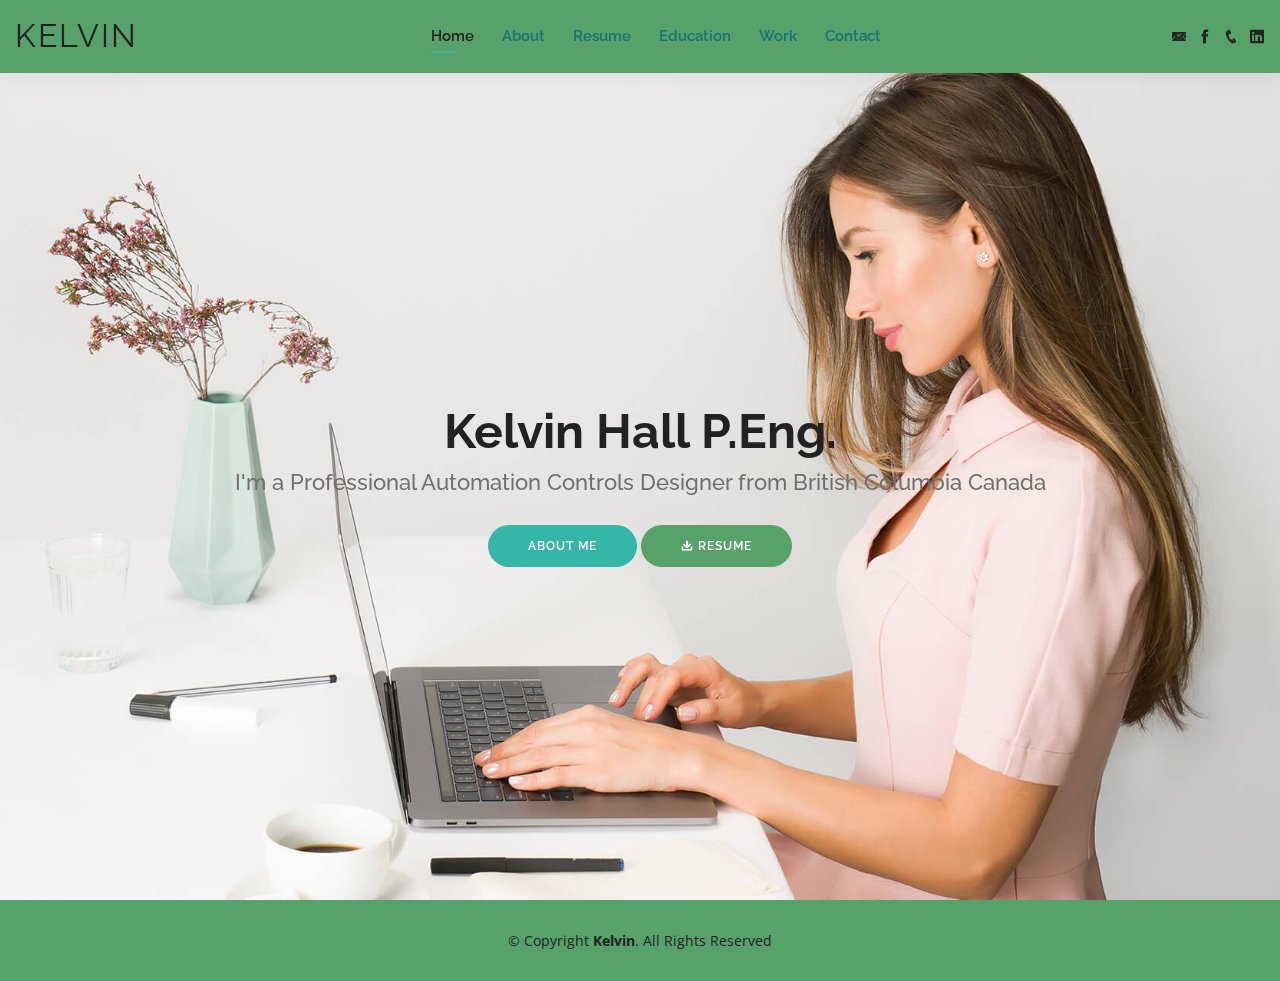
<file: index.html>
<!DOCTYPE html>
<html lang="en">

<head>
  <meta charset="utf-8">
  <meta content="width=device-width, initial-scale=1.0" name="viewport">

  <title>Kelvin H.</title>
  <meta content="" name="description">
  <meta content="" name="keywords">

  <!-- Favicons -->
  <link href="assets/img/favicon.png" rel="icon">
  <link href="assets/img/apple-touch-icon.png" rel="apple-touch-icon">

  <!-- Google Fonts -->
  <link href="https://fonts.googleapis.com/css?family=Open+Sans:300,300i,400,400i,600,600i,700,700i|Raleway:300,300i,400,400i,500,500i,600,600i,700,700i|Poppins:300,300i,400,400i,500,500i,600,600i,700,700i" rel="stylesheet">

  <!-- Vendor CSS Files -->
  <link href="assets/vendor/bootstrap/css/bootstrap.min.css" rel="stylesheet">
  <link href="assets/vendor/icofont/icofont.min.css" rel="stylesheet">
  <link href="assets/vendor/owl.carousel/assets/owl.carousel.min.css" rel="stylesheet">
  <link href="assets/vendor/boxicons/css/boxicons.min.css" rel="stylesheet">
  <link href="assets/vendor/venobox/venobox.css" rel="stylesheet">
  <link href="assets/vendor/aos/aos.css" rel="stylesheet">

  <!-- Template Main CSS File -->
  <link href="assets/css/style.css" rel="stylesheet">
</head>

<body>

  <!-- ======= Header ======= -->
  <header id="header" class="fixed-top">
    <div class="container-fluid d-flex justify-content-between align-items-center">

      <h1 class="logo"><a href="index.html">Kelvin</a></h1>
      <!-- Uncomment below if you prefer to use an image logo -->
      <!-- <a href="index.html" class="logo"><img src="assets/img/logo.png" alt="" class="img-fluid"></a>-->

      <nav class="nav-menu d-none d-lg-block">
        <ul>
          <li class="active"><a href="index.html">Home</a></li>
          <li><a href="about.html">About</a></li>
          <li><a href="resume.html">Resume</a></li>
          <li><a href="Education.html">Education</a></li>
          <li><a href="Work.html">Work</a></li>
          <li><a href="contact.html">Contact</a></li>
        </ul>
      </nav><!-- .nav-menu -->

      <div class="header-social-links">
        <a href="mailto:Kelvin_douglas_hall@hotmail.com" class="email"><i class="icofont-email"></i></a>
        <a href="https://www.facebook.com/kelvin.d.hall/" class="facebook"><i class="icofont-facebook"></i></a>
        <a href="tel:604-868-0253" class="phone"><i class="icofont-phone"></i></a>
        <a href="https://ca.linkedin.com/in/kelvinhall" class="linkedin"><i class="icofont-linkedin"></i></i></a>
      </div>

    </div>

  </header><!-- End Header -->

  <!-- ======= Hero Section ======= -->
  <section id="hero" class="d-flex align-items-center">
    <div class="container d-flex flex-column align-items-center" data-aos="zoom-in" data-aos-delay="100">
      <h1>Kelvin Hall P.Eng.</h1>
      <h2>I'm a Professional Automation Controls Designer from British Columbia Canada</h2>
<div calss="col-lg-6">
      <a href="about.html" class="btn-about">About Me</a>
      <a href="KelvinHallResume.pdf" class="btn-resume"><i class="icofont-download"></i> Resume</a>
</div>
    </div>
  </section><!-- End Hero -->

  <!-- ======= Footer ======= -->
  <footer id="footer">
    <div class="container">
      <div class="copyright">
        &copy; Copyright <strong><span>Kelvin</span></strong>. All Rights Reserved
      </div>
    </div>
  </footer><!-- End  Footer -->

  <div id="preloader"></div>
  <a href="#" class="back-to-top"><i class="bx bx-up-arrow-alt"></i></a>

  <!-- Vendor JS Files -->
  <script src="assets/vendor/jquery/jquery.min.js"></script>
  <script src="assets/vendor/bootstrap/js/bootstrap.bundle.min.js"></script>
  <script src="assets/vendor/jquery.easing/jquery.easing.min.js"></script>
  <script src="assets/vendor/php-email-form/validate.js"></script>
  <script src="assets/vendor/waypoints/jquery.waypoints.min.js"></script>
  <script src="assets/vendor/counterup/counterup.min.js"></script>
  <script src="assets/vendor/owl.carousel/owl.carousel.min.js"></script>
  <script src="assets/vendor/isotope-layout/isotope.pkgd.min.js"></script>
  <script src="assets/vendor/venobox/venobox.min.js"></script>
  <script src="assets/vendor/aos/aos.js"></script>

  <!-- Template Main JS File -->
  <script src="assets/js/main.js"></script>

</body>

</html>
</file>
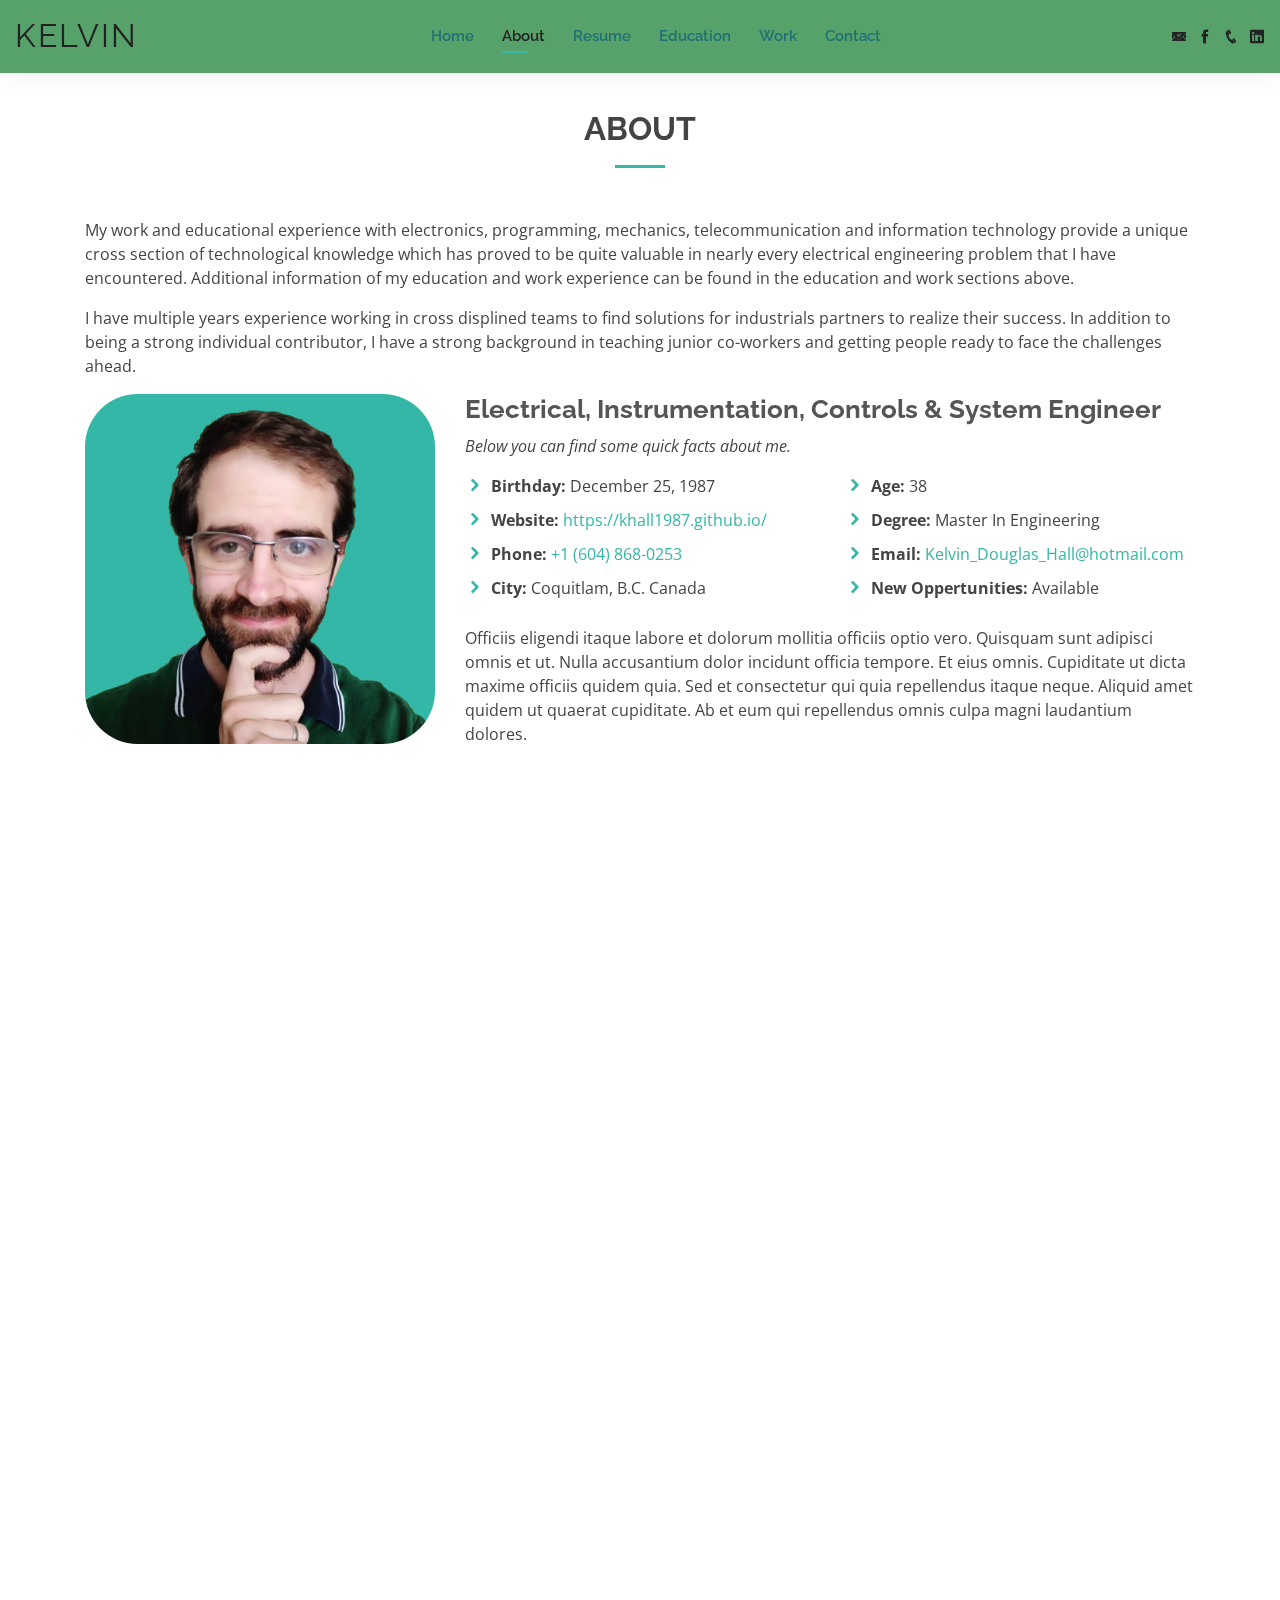
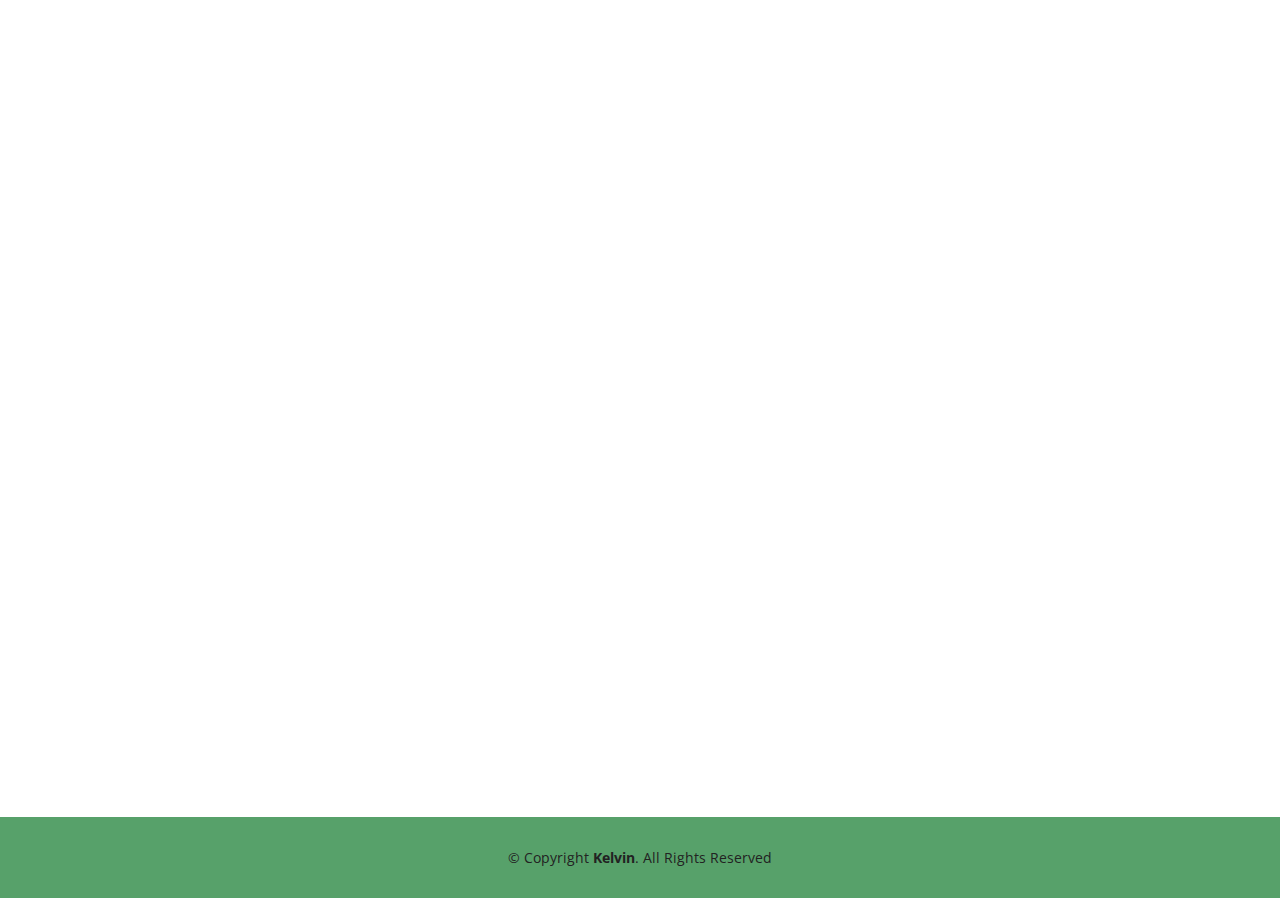
<file: about.html>
<!DOCTYPE html>
<html lang="en">

<head>
  <meta charset="utf-8">
  <meta content="width=device-width, initial-scale=1.0" name="viewport">

  <title>About - Kelvin</title>
  <meta content="" name="description">
  <meta content="" name="keywords">

  <!-- Favicons -->
  <link href="assets/img/favicon.png" rel="icon">
  <link href="assets/img/apple-touch-icon.png" rel="apple-touch-icon">

  <!-- Google Fonts -->
  <link href="https://fonts.googleapis.com/css?family=Open+Sans:300,300i,400,400i,600,600i,700,700i|Raleway:300,300i,400,400i,500,500i,600,600i,700,700i|Poppins:300,300i,400,400i,500,500i,600,600i,700,700i" rel="stylesheet">

  <!-- Vendor CSS Files -->
  <link href="assets/vendor/bootstrap/css/bootstrap.min.css" rel="stylesheet">
  <link href="assets/vendor/icofont/icofont.min.css" rel="stylesheet">
  <link href="assets/vendor/owl.carousel/assets/owl.carousel.min.css" rel="stylesheet">
  <link href="assets/vendor/boxicons/css/boxicons.min.css" rel="stylesheet">
  <link href="assets/vendor/venobox/venobox.css" rel="stylesheet">
  <link href="assets/vendor/aos/aos.css" rel="stylesheet">

  <!-- Template Main CSS File -->
  <link href="assets/css/style.css" rel="stylesheet">

  <!-- =======================================================
  * Template Name: Kelvin - v2.1.0
  * Template URL: https://bootstrapmade.com/Kelvin-free-bootstrap-cv-resume-html-template/
  * Author: BootstrapMade.com
  * License: https://bootstrapmade.com/license/
  ======================================================== -->
<script>
window.onload = function(){
const startDay = new Date(2014, 1, 16);
const birthDay = new Date(1987, 12, 25);

var currentDay = new Date();
      var dateDifference = currentDay-startDay;
      var diffDays = Math.ceil(dateDifference / (1000 * 60 * 60 * 24));
      var diffYears = Math.floor(diffDays/365.25);
      var number = Math.round(dateDifference / (1000*60*60));
      document.getElementById("HoursofExperience").innerHTML = number;
      var number = diffYears;
      document.getElementById("YearsofExperience").innerHTML = number;
      number = Math.floor((currentDay - birthDay)/(1000*60*60*24*365.25));
      document.getElementById("myAge").innerHTML = number;
      number = Math.ceil((currentDay - startDay) / 2638522427.44);
      document.getElementById("ProjectsComplete").innerHTML = number;
      number = Math.round((currentDay - startDay)/ 6815538.7813112);
      document.getElementById("LinesOfCode").innerHTML = number; 
      console.log(number);
    }
</script>
</head>

<body>

  <!-- ======= Header ======= -->
  <header id="header" class="fixed-top">
    <div class="container-fluid d-flex justify-content-between align-items-center">

      <h1 class="logo"><a href="index.html">Kelvin</a></h1>
      <!-- Uncomment below if you prefer to use an image logo -->
      <!-- <a href="index.html" class="logo"><img src="assets/img/logo.png" alt="" class="img-fluid"></a>-->

      <nav class="nav-menu d-none d-lg-block">
        <ul>
          <li><a href="index.html">Home</a></li>
          <li class="active"><a href="about.html">About</a></li>
          <li><a href="resume.html">Resume</a></li>
          <li><a href="Education.html">Education</a></li>
          <li><a href="Work.html">Work</a></li>
          <li><a href="contact.html">Contact</a></li>
        </ul>
      </nav><!-- .nav-menu -->

      <div class="header-social-links">
        <a href="mailto:Kelvin_douglas_hall@hotmail.com" class="email"><i class="icofont-email"></i></a>
        <a href="https://www.facebook.com/kelvin.d.hall/" class="facebook"><i class="icofont-facebook"></i></a>
        <a href="tel:604-868-0253" class="phone"><i class="icofont-phone"></i></a>
        <a href="https://ca.linkedin.com/in/kelvinhall" class="linkedin"><i class="icofont-linkedin"></i></i></a>
      </div>

    </div>

  </header><!-- End Header -->

  <main id="main">

    <!-- ======= About Section ======= -->
    <section id="about" class="about">
      <div class="container" data-aos="fade-up">

        <div class="section-title">
          <h2>About</h2>
        </div>
	<p styel="text-align:left;"> My work and educational experience with electronics, programming, mechanics, telecommunication and information technology provide a unique cross section of technological knowledge which has proved to be quite valuable in nearly every electrical engineering problem that I have encountered. Additional information of my education and work experience can be found in the education and work sections above.</p>
<p style = "text-align:left;"> I have multiple years experience working in cross displined teams to find solutions for industrials partners to realize their success. In addition to being a strong individual contributor, I have a strong background in teaching junior co-workers and getting people ready to face the challenges ahead.</p>

        <div class="row">
          <div class="col-lg-4">
            <img src="assets/Img/about.webp" class="img-fluid" alt="Kelvin" style="border-radius:15%">
          </div>
          <div class="col-lg-8 pt-4 pt-lg-0 content">
            <h3>Electrical, Instrumentation, Controls &amp; System Engineer</h3>
            <p class="font-italic">
              Below you can find some quick facts about me.
            </p>
            <div class="row">
              <div class="col-lg-6">
                <ul>
                  <li><i class="icofont-rounded-right"></i> <strong>Birthday:</strong> December 25, 1987</li>
                  <li><i class="icofont-rounded-right"></i> <strong>Website:</strong> <a href="https://khall1987.github.io">https://khall1987.github.io/</a></li>
                  <li><i class="icofont-rounded-right"></i> <strong>Phone:</strong><a href="tel:604-868-0253"> +1 (604) 868-0253</a> </li>
                  <li><i class="icofont-rounded-right"></i> <strong>City:</strong> Coquitlam, B.C. Canada</li>
                </ul>
              </div>
              <div class="col-lg-6">
                <ul>
                  <li><i class="icofont-rounded-right"></i> <strong>Age:</strong> <span  id="myAge"/></li>
                  <li><i class="icofont-rounded-right"></i> <strong>Degree:</strong> Master In Engineering</li>
                  <li><i class="icofont-rounded-right"></i> <strong>Email:</strong> <a href="mailto:Kelvin_douglas_hall@hotmail.com" Kelvin_Douglas_Hall@Hotmail.com>Kelvin_Douglas_Hall@hotmail.com</a></li>
                  <li><i class="icofont-rounded-right"></i> <strong>New Oppertunities:</strong> Available</li>
                </ul>
              </div>
            </div>
            <p>
              Officiis eligendi itaque labore et dolorum mollitia officiis optio vero. Quisquam sunt adipisci omnis et ut. Nulla accusantium dolor incidunt officia tempore. Et eius omnis.
              Cupiditate ut dicta maxime officiis quidem quia. Sed et consectetur qui quia repellendus itaque neque. Aliquid amet quidem ut quaerat cupiditate. Ab et eum qui repellendus omnis culpa magni laudantium dolores.
            </p>
          </div>
        </div>

      </div>
    </section><!-- End About Section -->

    <!-- ======= Skills Section ======= -->
    <section id="skills" class="skills">
      <div class="container" data-aos="fade-up">

        <div class="section-title">
          <h2>Skills</h2>
          <p>I have said repeatedly that the role of the controls engineer changes by the day, and one has to be willing to wear multiple hats. While this list is not exhaustive and I don't know a good way of ranking these types of skills below you can find a sampling of what I feel comfortable working with and an assessmet of skill level.</p>
        </div>

        <div class="row skills-content">

          <div class="col-lg-6">

            <div class="progress SK1">
              <span class="skill">PLC Programming <i class="val">97%</i></span>
              <div class="progress-bar-wrap">
                <div class="progress-bar" role="progressbar" aria-valuenow="97" aria-valuemin="0" aria-valuemax="97"></div>
              </div>
            </div>

            <div class="progress SK1">
              <span class="skill">Electrical Design <i class="val">90%</i></span>
              <div class="progress-bar-wrap">
                <div class="progress-bar" role="progressbar" aria-valuenow="90" aria-valuemin="0" aria-valuemax="90"></div>
              </div>
            </div>

            <div class="progress SK1">
              <span class="skill">Vision System Design <i class="val">85%</i></span>
              <div class="progress-bar-wrap">
                <div class="progress-bar" role="progressbar" aria-valuenow="85" aria-valuemin="0" aria-valuemax="85"></div>
              </div>
            </div>

            <div class="progress SK1">
              <span class="skill">Instrumentation Design <i class="val">85%</i></span>
              <div class="progress-bar-wrap">
                <div class="progress-bar" role="progressbar" aria-valuenow="85" aria-valuemin="0" aria-valuemax="85"></div>
              </div>
            </div>

            <div class="progress SK1">
              <span class="skill">Robotics <i class="val">90%</i></span>
              <div class="progress-bar-wrap">
                <div class="progress-bar" role="progressbar" aria-valuenow="90" aria-valuemin="0" aria-valuemax="90"></div>
              </div>
            </div>

            <div class="progress SK1">
              <span class="skill">Drives Selection and Commissioning<i class="val">87%</i></span>
              <div class="progress-bar-wrap">
                <div class="progress-bar" role="progressbar" aria-valuenow="87" aria-valuemin="0" aria-valuemax="87"></div>
              </div>
            </div>
            <div class="progress SK1">
              <span class="skill">Mentoring<i class="val">85%</i></span>
              <div class="progress-bar-wrap">
                <div class="progress-bar" role="progressbar" aria-valuenow="85" aria-valuemin="0" aria-valuemax="85"></div>
              </div>
            </div>

          </div>

          <div class="col-lg-6">

            <div class="progress SK2">
              <span class="skill">Human Machine Interface <i class="val">89%</i></span>
              <div class="progress-bar-wrap">
                <div class="progress-bar" role="progressbar" aria-valuenow="89" aria-valuemin="0" aria-valuemax="89"></div>
              </div>
            </div>

            <div class="progress SK2">
              <span class="skill">Visual Basic <i class="val">75%</i></span>
              <div class="progress-bar-wrap">
                <div class="progress-bar" role="progressbar" aria-valuenow="75" aria-valuemin="0" aria-valuemax="75"></div>
              </div>
            </div>

            <div class="progress SK2">
              <span class="skill">AutoCAD <i class="val">82%</i></span>
              <div class="progress-bar-wrap">
                <div class="progress-bar" role="progressbar" aria-valuenow="82" aria-valuemin="0" aria-valuemax="82"></div>
              </div>
            </div>

            <div class="progress SK2">
              <span class="skill">Project Managment <i class="val">84%</i></span>
              <div class="progress-bar-wrap">
                <div class="progress-bar" role="progressbar" aria-valuenow="84" aria-valuemin="0" aria-valuemax="84"></div>
              </div>
            </div>

            <div class="progress SK2">
              <span class="skill">IT/OT <i class="val">79%</i></span>
              <div class="progress-bar-wrap">
                <div class="progress-bar" role="progressbar" aria-valuenow="79" aria-valuemin="0" aria-valuemax="79"></div>
              </div>
            </div>
            <div class="progress SK2">
              <span class="skill">SCADA <i class="val">82%</i></span>
              <div class="progress-bar-wrap">
                <div class="progress-bar" role="progressbar" aria-valuenow="82" aria-valuemin="0" aria-valuemax="82"></div>
              </div>
            </div>
            <div class="progress SK2">
              <span class="skill">Functional Safety<i class="val">87%</i></span>
              <div class="progress-bar-wrap">
                <div class="progress-bar" role="progressbar" aria-valuenow="87" aria-valuemin="0" aria-valuemax="87"></div>
              </div>
            </div>

          </div>

        </div>

      </div>
    </section><!-- End Skills Section -->

    <!-- ======= Facts Section ======= -->
    <section id="facts" class="facts">
      <div class="container" data-aos="fade-up">

        <div class="section-title">
          <h2>Facts</h2>
          <p>Bears. Eat. Beets.</p>
	<i> Nope</i>
	<p> Bears, Beets, Battlestar Galactica.<p>
        </div>

        <div class="row counters">

          <div class="col-lg-3 col-6 text-center">
            <span id="ProjectsComplete" data-toggle="counter-up">78</span><span>+</span>
            <p>Sucessful Projects</p>
          </div>

          <div class="col-lg-3 col-6 text-center">
            <span id="LinesOfCode" data-toggle="counter-up">25</span> <!-- till 2021 13477.5 hours plus whatever has been done so far-->
	    <span>+</span>
            <p>Lines of Code</p>
          </div>

          <div class="col-lg-3 col-6 text-center">
            <span id="HoursofExperience" data-toggle="counter-up"></span><span>+</span>
            <p>Hours Of Experience</p>
          </div>

          <div class="col-lg-3 col-6 text-center">
            <span id="YearsofExperience" data-toggle="counter-up"></span><span>+</span>
            <p>Years of Experience in the Field</p>
          </div>

        </div>

      </div>
    </section><!-- End Facts Section -->

    <!-- ======= Testimonials Section ======= -->
    <section id="testimonials" class="testimonials">
      <div class="container" data-aos="fade-up">

        <div class="section-title">
          <h2>Testimonials</h2>
          <p></p>
        </div>

        <div class="owl-carousel testimonials-carousel">

          <div class="testimonial-item">
            <img src="assets/img/testimonials/testimonials-1.jpg" class="testimonial-img" alt="">
            <h3>Jorge Paz</h3>
            <h4>Senior Mine Reliability Engineer, TECK Highland Valley Copper</h4>
            <p>
              <i class="bx bxs-quote-alt-left quote-icon-left"></i>
              Working with Kelvin is always a pleasure, his prompt professionalism makes every task a treat. I would always take the oppertunity to work with him if the situation arises.
              <i class="bx bxs-quote-alt-right quote-icon-right"></i>
            </p>
          </div>

          <div class="testimonial-item">
            <img src="assets/img/testimonials/testimonials-2.jpg" class="testimonial-img" alt="">
            <h3>Dave Huston</h3>
            <h4>CEO at Iron Code Engineering</h4>
            <p>
              <i class="bx bxs-quote-alt-left quote-icon-left"></i>
              Kelvin explifies professionalism in the engineering field. If there is a technical question he is the first person I would go to and the definitive final word.
              <i class="bx bxs-quote-alt-right quote-icon-right"></i>
            </p>
          </div>

          <div class="testimonial-item">
            <img src="assets/img/testimonials/testimonials-4.jpg" class="testimonial-img" alt="">
            <h3>Chris Hunter</h3>
            <h4>Head Electrician, Savona Specialty Plywood</h4>
            <p>
              <i class="bx bxs-quote-alt-left quote-icon-left"></i>
              I really don't think the Auto Patcher job could have been completed withouth Kelvin's hard work. He was always one step ahead, and was able to solve problems before they because major setbacks.
              <i class="bx bxs-quote-alt-right quote-icon-right"></i>
            </p>
          </div>

          <div class="testimonial-item">
            <img src="assets/img/testimonials/testimonials-3.jpg" class="testimonial-img" alt="">
            <h3>Samaneh shabaanpoor</h3>
            <h4>Controls Engineer Hydrogen Infrastructure - Powertech Labs</h4>
            <p>
              <i class="bx bxs-quote-alt-left quote-icon-left"></i>
              Kelvin has been extremely helpful in the time that I have worked with him, he has a seemingly endless fountain of knowledge and is able to explain things to technical and non-technical audiances with ease.
              <i class="bx bxs-quote-alt-right quote-icon-right"></i>
            </p>
          </div>

          <div class="testimonial-item">
            <img src="assets/img/testimonials/testimonials-5.jpg" class="testimonial-img" alt="">
            <h3>John Larson</h3>
            <h4>Project Manager - Oil and Gas</h4>
            <p>
              <i class="bx bxs-quote-alt-left quote-icon-left"></i>
              It is a rare oppertunity to find someone who can work at such a detailed level across multiple displines so seamlessly. Everytime a situation comes up Kelvin appears to have already considered it and has found ways to make the system work better for it. 
              <i class="bx bxs-quote-alt-right quote-icon-right"></i>
            </p>
          </div>

        </div>

      </div>
    </section><!-- End Testimonials Section -->

  </main><!-- End #main -->

  <!-- ======= Footer ======= -->
  <footer id="footer">
    <div class="container">
      <div class="copyright">
        &copy; Copyright <strong><span>Kelvin</span></strong>. All Rights Reserved
      </div>
    </div>
  </footer><!-- End  Footer -->

  <div id="preloader"></div>
  <a href="#" class="back-to-top"><i class="bx bx-up-arrow-alt"></i></a>

  <!-- Vendor JS Files -->
  <script src="assets/vendor/jquery/jquery.min.js"></script>
  <script src="assets/vendor/bootstrap/js/bootstrap.bundle.min.js"></script>
  <script src="assets/vendor/jquery.easing/jquery.easing.min.js"></script>
  <script src="assets/vendor/php-email-form/validate.js"></script>
  <script src="assets/vendor/waypoints/jquery.waypoints.min.js"></script>
  <script src="assets/vendor/counterup/counterup.min.js"></script>
  <script src="assets/vendor/owl.carousel/owl.carousel.min.js"></script>
  <script src="assets/vendor/isotope-layout/isotope.pkgd.min.js"></script>
  <script src="assets/vendor/venobox/venobox.min.js"></script>
  <script src="assets/vendor/aos/aos.js"></script>

  <!-- Template Main JS File -->
  <script src="assets/js/main.js"></script>
<script>
var cards = $(".SK1");
for(var i = 0; i < cards.length; i++){
    var target = Math.floor(Math.random() * cards.length -1) + 1;
    var target2 = Math.floor(Math.random() * cards.length -1) +1;
    cards.eq(target).before(cards.eq(target2));
}
</script>
<script>
var cards = $(".SK2");
for(var i = 0; i < cards.length; i++){
    var target = Math.floor(Math.random() * cards.length -1) + 1;
    var target2 = Math.floor(Math.random() * cards.length -1) +1;
    cards.eq(target).before(cards.eq(target2));
}
</script>
</body>

</html>
</file>
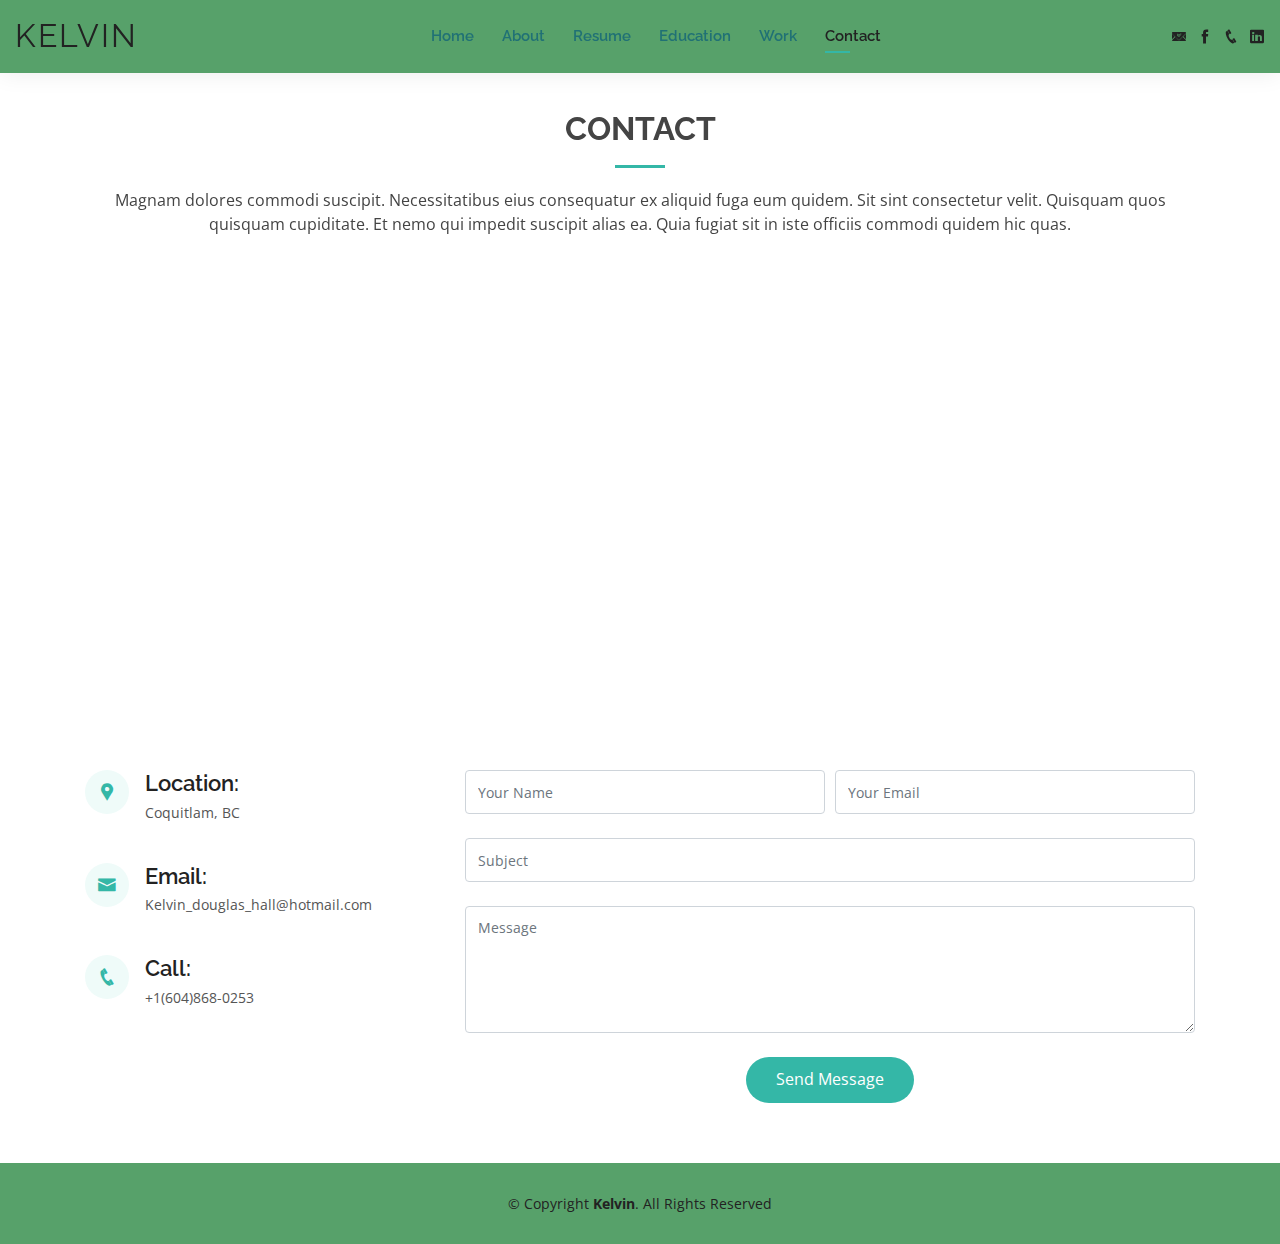
<file: contact.html>
<!DOCTYPE html>
<html lang="en">

<head>
  <meta charset="utf-8">
  <meta content="width=device-width, initial-scale=1.0" name="viewport">

  <title>Contact - Kelvin</title>
  <meta content="" name="description">
  <meta content="" name="keywords">

  <!-- Favicons -->
  <link href="assets/img/favicon.png" rel="icon">
  <link href="assets/img/apple-touch-icon.png" rel="apple-touch-icon">

  <!-- Google Fonts -->
  <link href="https://fonts.googleapis.com/css?family=Open+Sans:300,300i,400,400i,600,600i,700,700i|Raleway:300,300i,400,400i,500,500i,600,600i,700,700i|Poppins:300,300i,400,400i,500,500i,600,600i,700,700i" rel="stylesheet">

  <!-- Vendor CSS Files -->
  <link href="assets/vendor/bootstrap/css/bootstrap.min.css" rel="stylesheet">
  <link href="assets/vendor/icofont/icofont.min.css" rel="stylesheet">
  <link href="assets/vendor/owl.carousel/assets/owl.carousel.min.css" rel="stylesheet">
  <link href="assets/vendor/boxicons/css/boxicons.min.css" rel="stylesheet">
  <link href="assets/vendor/venobox/venobox.css" rel="stylesheet">
  <link href="assets/vendor/aos/aos.css" rel="stylesheet">

  <!-- Template Main CSS File -->
  <link href="assets/css/style.css" rel="stylesheet">

  <!-- =======================================================
  * Template Name: Kelvin - v2.1.0
  * Template URL: https://bootstrapmade.com/Kelvin-free-bootstrap-cv-resume-html-template/
  * Author: BootstrapMade.com
  * License: https://bootstrapmade.com/license/
  ======================================================== -->
</head>

<body>

  <!-- ======= Header ======= -->
  <header id="header" class="fixed-top">
    <div class="container-fluid d-flex justify-content-between align-items-center">

      <h1 class="logo"><a href="index.html">Kelvin</a></h1>
      <!-- Uncomment below if you prefer to use an image logo -->
      <!-- <a href="index.html" class="logo"><img src="assets/img/logo.png" alt="" class="img-fluid"></a>-->

      <nav class="nav-menu d-none d-lg-block">
        <ul>
          <li><a href="index.html">Home</a></li>
          <li><a href="about.html">About</a></li>
          <li><a href="resume.html">Resume</a></li>
          <li><a href="Education.html">Education</a></li>
          <li><a href="Work.html">Work</a></li>
          <li class="active"><a href="contact.html">Contact</a></li>
        </ul>
      </nav><!-- .nav-menu -->

      <div class="header-social-links">
        <a href="mailto:Kelvin_douglas_hall@hotmail.com" class="email"><i class="icofont-email"></i></a>
        <a href="https://www.facebook.com/kelvin.d.hall/" class="facebook"><i class="icofont-facebook"></i></a>
        <a href="tel:604-868-0253" class="phone"><i class="icofont-phone"></i></a>
        <a href="https://ca.linkedin.com/in/kelvinhall" class="linkedin"><i class="icofont-linkedin"></i></i></a>
      </div>

    </div>

  </header><!-- End Header -->

  <main id="main">

    <!-- ======= Contact Section ======= -->
    <section id="contact" class="contact">
      <div class="container" data-aos="fade-up">

        <div class="section-title">
          <h2>Contact</h2>
          <p>Magnam dolores commodi suscipit. Necessitatibus eius consequatur ex aliquid fuga eum quidem. Sit sint consectetur velit. Quisquam quos quisquam cupiditate. Et nemo qui impedit suscipit alias ea. Quia fugiat sit in iste officiis commodi quidem hic quas.</p>
        </div>

        <div>
<iframe src="https://www.google.com/maps/embed?pb=!1m14!1m12!1m3!1d83312.87179626132!2d-122.88053427294496!3d49.26640593630588!2m3!1f0!2f0!3f0!3m2!1i1024!2i768!4f13.1!5e0!3m2!1sen!2sca!4v1727649139197!5m2!1sen!2sca" width="100%" height="450" style="border:0;" allowfullscreen="" loading="lazy" referrerpolicy="no-referrer-when-downgrade"></iframe>
        </div>

        <div class="row mt-5">

          <div class="col-lg-4">
            <div class="info">
              <div class="address">
                <i class="icofont-google-map"></i>
                <h4>Location:</h4>
                <p>Coquitlam, BC</p>
              </div>

              <div class="email">
		<a href="mailto:Kelvin_douglas_hall@hotmail.com" class="email">
                	<i class="icofont-envelope"></i>
                	<h4>Email:</h4>
                	<p>Kelvin_douglas_hall@hotmail.com</p>
		</a>
              </div>

              <div class="phone">
		<a href="tel:604-868-0253" class="phone">
                	<i class="icofont-phone"></i>
                	<h4>Call:</h4>
                	<p>+1(604)868-0253</p>
		</a>
              </div>

            </div>

          </div>

          <div class="col-lg-8 mt-5 mt-lg-0">

            <form action="forms/contact.php" method="post" role="form" class="php-email-form">
              <div class="form-row">
                <div class="col-md-6 form-group">
                  <input type="text" name="name" class="form-control" id="name" placeholder="Your Name" data-rule="minlen:4" data-msg="Please enter at least 4 chars" />
                  <div class="validate"></div>
                </div>
                <div class="col-md-6 form-group">
                  <input type="email" class="form-control" name="email" id="email" placeholder="Your Email" data-rule="email" data-msg="Please enter a valid email" />
                  <div class="validate"></div>
                </div>
              </div>
              <div class="form-group">
                <input type="text" class="form-control" name="subject" id="subject" placeholder="Subject" data-rule="minlen:4" data-msg="Please enter at least 8 chars of subject" />
                <div class="validate"></div>
              </div>
              <div class="form-group">
                <textarea class="form-control" name="message" rows="5" data-rule="required" data-msg="Please write something for us" placeholder="Message"></textarea>
                <div class="validate"></div>
              </div>
              <div class="mb-3">
                <div class="loading">Loading</div>
                <div class="error-message"></div>
                <div class="sent-message">Your message has been sent. Thank you!</div>
              </div>
              <div class="text-center"><button type="submit">Send Message</button></div>
            </form>

          </div>

        </div>

      </div>
    </section><!-- End Contact Section -->

  </main><!-- End #main -->

  <!-- ======= Footer ======= -->
  <footer id="footer">
    <div class="container">
      <div class="copyright">
        &copy; Copyright <strong><span>Kelvin</span></strong>. All Rights Reserved
      </div>
    </div>
  </footer><!-- End  Footer -->

  <div id="preloader"></div>
  <a href="#" class="back-to-top"><i class="bx bx-up-arrow-alt"></i></a>

  <!-- Vendor JS Files -->
  <script src="assets/vendor/jquery/jquery.min.js"></script>
  <script src="assets/vendor/bootstrap/js/bootstrap.bundle.min.js"></script>
  <script src="assets/vendor/jquery.easing/jquery.easing.min.js"></script>
  <script src="assets/vendor/php-email-form/validate.js"></script>
  <script src="assets/vendor/waypoints/jquery.waypoints.min.js"></script>
  <script src="assets/vendor/counterup/counterup.min.js"></script>
  <script src="assets/vendor/owl.carousel/owl.carousel.min.js"></script>
  <script src="assets/vendor/isotope-layout/isotope.pkgd.min.js"></script>
  <script src="assets/vendor/venobox/venobox.min.js"></script>
  <script src="assets/vendor/aos/aos.js"></script>

  <!-- Template Main JS File -->
  <script src="assets/js/main.js"></script>

</body>

</html>
</file>
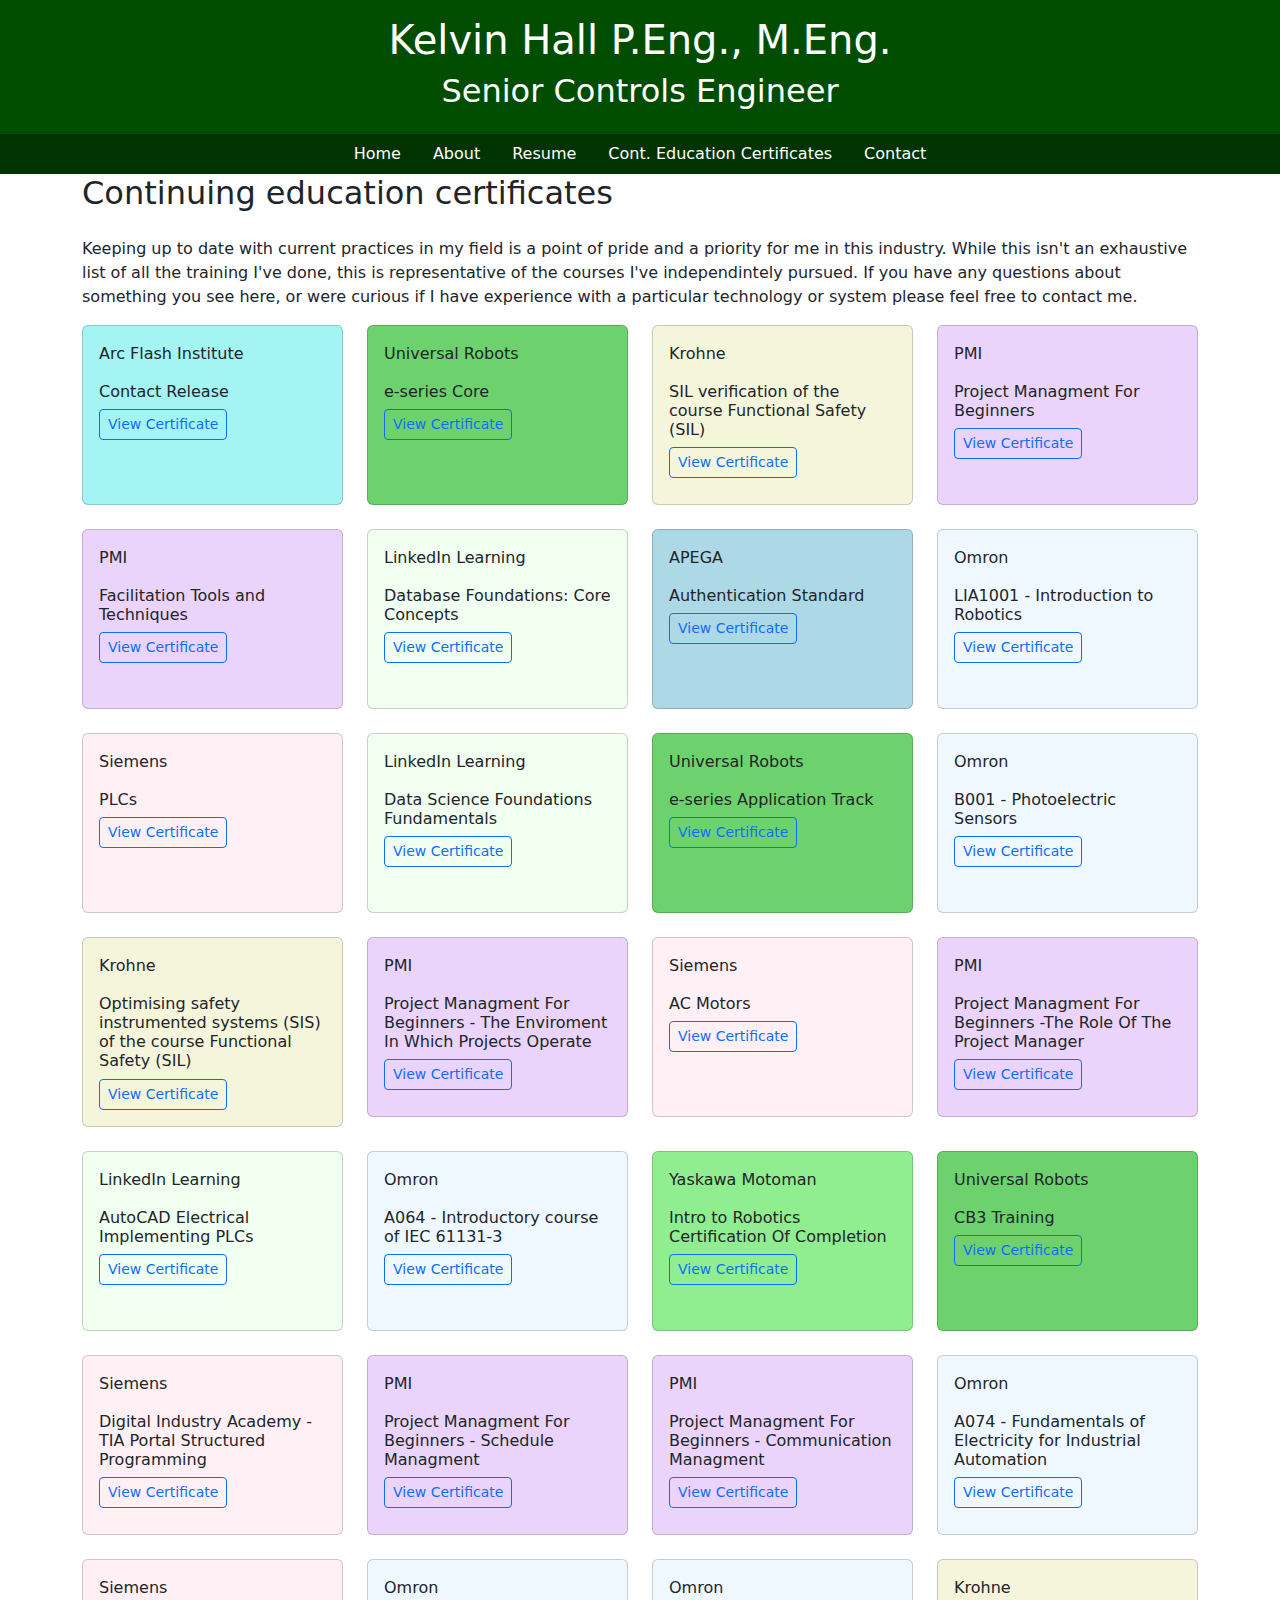
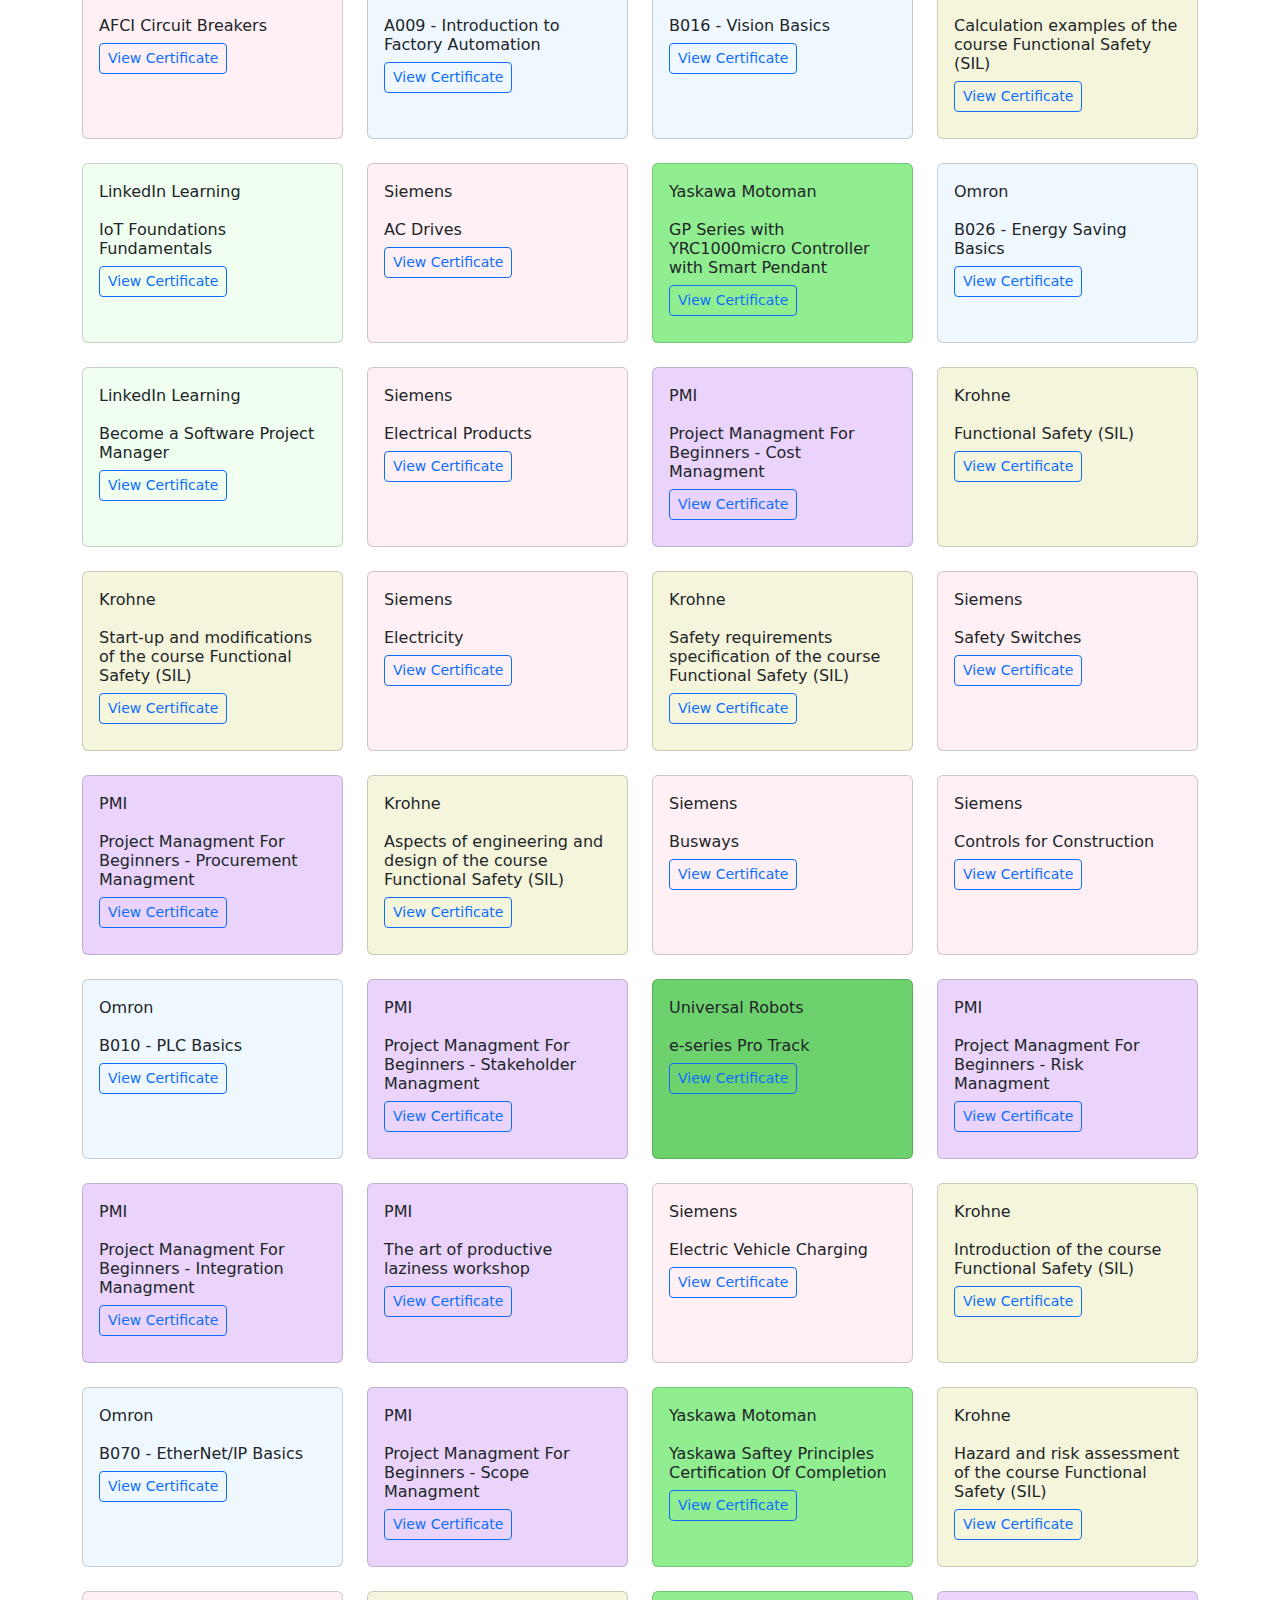
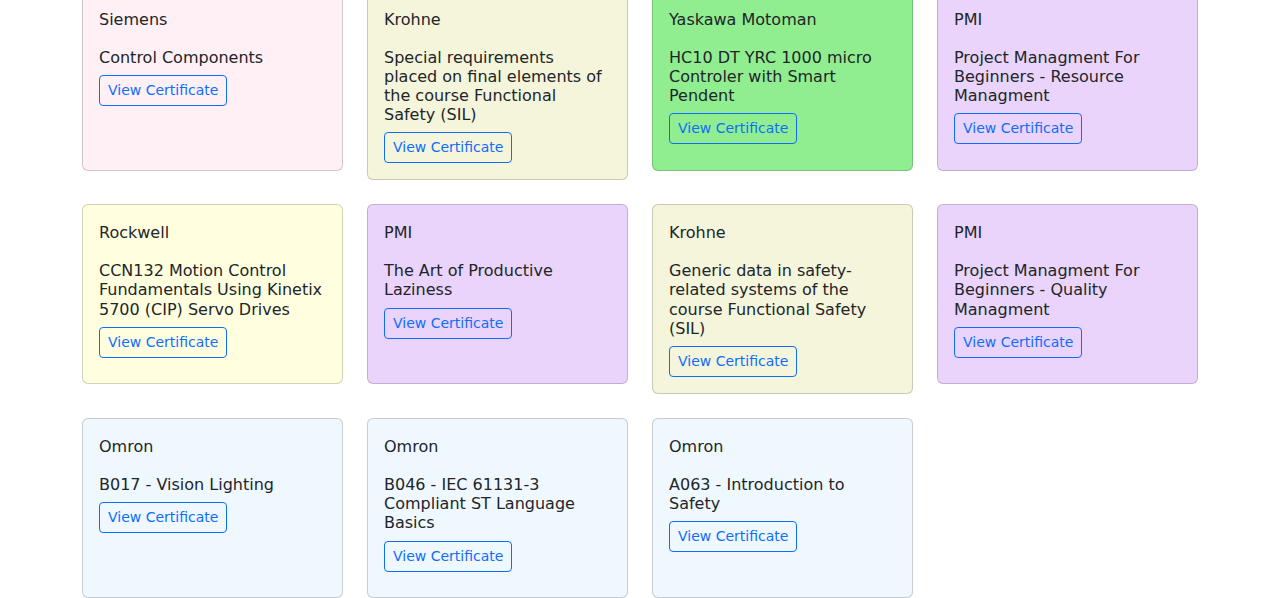
<file: education.html>
<!DOCTYPE html>
<html lang="en">
<head>
  <meta charset="UTF-8" />
  <meta name="viewport" content="width=device-width, initial-scale=1.0" />
  <title>Certificates - Kellvin</title>
  <link href="https://cdn.jsdelivr.net/npm/bootstrap@5.3.0/dist/css/bootstrap.min.css" rel="stylesheet">
  <style>
    header {
      background-color: #004d00;
      color: white;
      padding: 1rem;
      text-align: center;
    }
    nav {
      background-color: #003300;
      display: flex;
      justify-content: center;
      padding: 0.5rem;
    }
    nav a {
      color: white;
      margin: 0 1rem;
      text-decoration: none;
    }
    nav a:hover {
      text-decoration: underline;
    }
    header {
      background-color: #004d00;
      color: white;
      padding: 1rem;
      text-align: center;
    }
    nav {
      background-color: #003300;
      display: flex;
      justify-content: center;
      padding: 0.5rem;
    }
    nav a {
      color: white;
      margin: 0 1rem;
      text-decoration: none;
    }

    body { padding-top: 0px; }
    .card-title { font-size: 1rem; }
    .certificate-card { min-height: 180px; }
	.omron { background-color: #f0f8ff; }      /* AliceBlue */
	.krohne { background-color: #f5f5dc; }     /* Beige */
	.linkedin { background-color: #f0fff0; }   /* Honeydew */
	.siemens { background-color: #fff0f5; }    /* LavenderBlush */
	.pmi { background-color: #b872f24d; }        /* lightpurplepink */
	.universalrobot { background-color: #6dd26d; }
	.APEGA {background-color: lightblue;}
	.ARCF {background-color: #a4f4f4;}
	.rockwell {background-color: lightyellow;}
	.yaskawamotoman {background-color: lightgreen;}
  </style>
</head>
<body>
<header>
    <h1>Kelvin Hall P.Eng., M.Eng.</h1>
    <h2>Senior Controls Engineer</h2>
  </header>
  <nav>
    <a href="index.html">Home</a>
    <a href="about.html">About</a>
    <a href="resume.html">Resume</a>
    <a href="education.html">Cont. Education Certificates</a>
    <a href="contact.html">Contact</a>
  </nav>

  <div class="container">
    <h2 class="mb-4">Continuing education certificates</h2>
<p> Keeping up to date with current practices in my field is a point of pride and a priority for me in this industry. While this isn't an exhaustive list of all the training I've done, this is representative of the courses I've independintely pursued. If you have any questions about something you see here, or were curious if I have experience with a particular technology or system please feel free to contact me.</p>

	<div id="certificate-grid" class="row row-cols-1 row-cols-md-4 row-cols-md-4 g-4">
      <!-- LinkedIn -->


<div class="col">
	<div class="card certificate-card linkedin">
		<div class="card-body">
			<p class="card-text">LinkedIn Learning</p>
			<h5 class="card-title"> AutoCAD Electrical Implementing PLCs</h5>
			<a href="./assets/Certificates/LinkedIn Learning/Technical/AutoCAD Electrical Implementing PLCs.pdf" target="_blank" class="btn btn-sm btn-outline-primary">View Certificate</a>
		</div>
	</div>
</div>
<div class="col">
	<div class="card certificate-card linkedin">
		<div class="card-body">
			<p class="card-text">LinkedIn Learning</p>
			<h5 class="card-title"> Become a Software Project Manager</h5>
			<a href="./assets/Certificates/LinkedIn Learning/Technical/Become a Software Project Manager.pdf" target="_blank" class="btn btn-sm btn-outline-primary">View Certificate</a>
		</div>
	</div>
</div>
<div class="col">
	<div class="card certificate-card linkedin">
		<div class="card-body">
			<p class="card-text">LinkedIn Learning</p>
			<h5 class="card-title"> Data Science Foundations Fundamentals</h5>
			<a href="./assets/Certificates/LinkedIn Learning/Technical/Data Science Foundations Fundamentals.pdf" target="_blank" class="btn btn-sm btn-outline-primary">View Certificate</a>
		</div>
	</div>
</div>
<div class="col">
	<div class="card certificate-card linkedin">
		<div class="card-body">
			<p class="card-text">LinkedIn Learning</p>
			<h5 class="card-title"> Database Foundations: Core Concepts</h5>
			<a href="./assets/Certificates/LinkedIn Learning/Technical/Database Foundations_ Core Concepts.pdf" target="_blank" class="btn btn-sm btn-outline-primary">View Certificate</a>
		</div>
	</div>
</div>
<div class="col">
	<div class="card certificate-card linkedin">
		<div class="card-body">
			<p class="card-text">LinkedIn Learning</p>
			<h5 class="card-title"> IoT Foundations Fundamentals</h5>
			<a href="./assets/Certificates/LinkedIn Learning/Technical/IoT Foundations Fundamentals.pdf" target="_blank" class="btn btn-sm btn-outline-primary">View Certificate</a>
		</div>
	</div>
</div>
<div class="col">
	<div class="card certificate-card krohne">
		<div class="card-body">
			<p class="card-text">Krohne</p>
			<h5 class="card-title"> Functional Safety (SIL)</h5>
			<a href="./assets/Certificates/Krohne/Certificate.pdf" target="_blank" class="btn btn-sm btn-outline-primary">View Certificate</a>
		</div>
	</div>
</div>
<div class="col">
	<div class="card certificate-card krohne">
		<div class="card-body">
			<p class="card-text">Krohne</p>
			<h5 class="card-title"> Introduction of the course Functional Safety (SIL)</h5>
			<a href="./assets/Certificates/Krohne/200421_Hall__.Certificate.pdf" target="_blank" class="btn btn-sm btn-outline-primary">View Certificate</a>
		</div>
	</div>
</div>
<div class="col">
	<div class="card certificate-card krohne">
		<div class="card-body">
			<p class="card-text">Krohne</p>
			<h5 class="card-title"> Hazard and risk assessment of the course Functional Safety (SIL)</h5>
			<a href="./assets/Certificates/Krohne/200421_Hall__.Certificate(1).pdf" target="_blank" class="btn btn-sm btn-outline-primary">View Certificate</a>
		</div>
	</div>
</div>
<div class="col">
	<div class="card certificate-card krohne">
		<div class="card-body">
			<p class="card-text">Krohne</p>
			<h5 class="card-title">Safety requirements specification of the course Functional Safety (SIL)</h5>
			<a href="./assets/Certificates/Krohne/200421_Hall__.Certificate(2).pdf" target="_blank" class="btn btn-sm btn-outline-primary">View Certificate</a>
		</div>
	</div>
</div>
<div class="col">
	<div class="card certificate-card krohne">
		<div class="card-body">
			<p class="card-text">Krohne</p>
			<h5 class="card-title"> Aspects of engineering and design of the course Functional Safety (SIL)</h5>
			<a href="./assets/Certificates/Krohne/200421_Hall__.Certificate(3).pdf" target="_blank" class="btn btn-sm btn-outline-primary">View Certificate</a>
		</div>
	</div>
</div>
<div class="col">
	<div class="card certificate-card krohne">
		<div class="card-body">
			<p class="card-text">Krohne</p>
			<h5 class="card-title">  Generic data in safety-related systems of the course Functional Safety (SIL)</h5>
			<a href="./assets/Certificates/Krohne/200421_Hall__.Certificate(4).pdf" target="_blank" class="btn btn-sm btn-outline-primary">View Certificate</a>
		</div>
	</div>
</div>
<div class="col">
	<div class="card certificate-card krohne">
		<div class="card-body">
			<p class="card-text">Krohne</p>
			<h5 class="card-title"> Special requirements placed on final
elements of the course Functional Safety (SIL)</h5>
			<a href="./assets/Certificates/Krohne/200421_Hall__.Certificate(5).pdf" target="_blank" class="btn btn-sm btn-outline-primary">View Certificate</a>
		</div>
	</div>
</div>
<div class="col">
	<div class="card certificate-card krohne">
		<div class="card-body">
			<p class="card-text">Krohne</p>
			<h5 class="card-title">  SIL verification of the course Functional Safety (SIL)</h5>
			<a href="./assets/Certificates/Krohne/200421_Hall__.Certificate(6).pdf" target="_blank" class="btn btn-sm btn-outline-primary">View Certificate</a>
		</div>
	</div>
</div>
<div class="col">
	<div class="card certificate-card krohne">
		<div class="card-body">
			<p class="card-text">Krohne</p>
			<h5 class="card-title">Calculation examples of the course Functional Safety (SIL)</h5>
			<a href="./assets/Certificates/Krohne/200421_Hall__.Certificate(7).pdf" target="_blank" class="btn btn-sm btn-outline-primary">View Certificate</a>
		</div>
	</div>
</div>
<div class="col">
	<div class="card certificate-card krohne">
		<div class="card-body">
			<p class="card-text">Krohne</p>
			<h5 class="card-title"> Start-up and modifications of the course Functional Safety (SIL)</h5>
			<a href="./assets/Certificates/Krohne/200421_Hall__.Certificate(8).pdf" target="_blank" class="btn btn-sm btn-outline-primary">View Certificate</a>
		</div>
	</div>
</div>
<div class="col">
	<div class="card certificate-card krohne">
		<div class="card-body">
			<p class="card-text">Krohne</p>
			<h5 class="card-title"> Optimising safety instrumented systems (SIS) of the course Functional Safety (SIL)</h5>
			<a href="./assets/Certificates/Krohne/Optimising safety instrumented systems.pdf" target="_blank" class="btn btn-sm btn-outline-primary">View Certificate</a>
		</div>
	</div>
</div>
<div class="col">
	<div class="card certificate-card ARCF">
		<div class="card-body">
			<p class="card-text">Arc Flash Institute</p>
			<h5 class="card-title"> Contact Release</h5>
			<a href="./assets/Certificates/Arc Flash Institute/Contact Release Certification.pdf" target="_blank" class="btn btn-sm btn-outline-primary">View Certificate</a>
		</div>
	</div>
</div>
<div class="col">
	<div class="card certificate-card APEGA">
		<div class="card-body">
			<p class="card-text">APEGA</p>
			<h5 class="card-title">Authentication Standard</h5>
			<a href="./assets/Certificates/APEGA/AuthenticationStandardCertificate.pdf" target="_blank" class="btn btn-sm btn-outline-primary">View Certificate</a>
		</div>
	</div>
</div>

<div class="col">
	<div class="card certificate-card omron">
		<div class="card-body">
			<p class="card-text">Omron</p>
			<h5 class="card-title"> LIA1001 - Introduction to Robotics</h5>
			<a href="./assets/Certificates/Omron/LIA1001 - Introduction to Robotics.pdf" target="_blank" class="btn btn-sm btn-outline-primary">View Certificate</a>
		</div>
	</div>
</div>
<div class="col">
	<div class="card certificate-card omron">
		<div class="card-body">
			<p class="card-text">Omron</p>
			<h5 class="card-title"> B070 - EtherNet/IP Basics</h5>
			<a href="./assets/Certificates/Omron/B070 - EtherNet_IP Basics.pdf" target="_blank" class="btn btn-sm btn-outline-primary">View Certificate</a>
		</div>
	</div>
</div>
<div class="col">
	<div class="card certificate-card omron">
		<div class="card-body">
			<p class="card-text">Omron</p>
			<h5 class="card-title"> B046 - IEC 61131-3 Compliant ST Language Basics</h5>
			<a href="./assets/Certificates/Omron/B046 - IEC 61131-3 Compliant ST Language Basics.pdf" target="_blank" class="btn btn-sm btn-outline-primary">View Certificate</a>
		</div>
	</div>
</div>
<div class="col">
	<div class="card certificate-card omron">
		<div class="card-body">
			<p class="card-text">Omron</p>
			<h5 class="card-title"> B026 - Energy Saving Basics</h5>
			<a href="./assets/Certificates/Omron/B026 - Energy Saving Basics.pdf" target="_blank" class="btn btn-sm btn-outline-primary">View Certificate</a>
		</div>
	</div>
</div>
<div class="col">
	<div class="card certificate-card omron">
		<div class="card-body">
			<p class="card-text">Omron</p>
			<h5 class="card-title"> B017 - Vision Lighting</h5>
			<a href="./assets/Certificates/Omron/B017 - Vision Lighting.pdf" target="_blank" class="btn btn-sm btn-outline-primary">View Certificate</a>
		</div>
	</div>
</div>
<div class="col">
	<div class="card certificate-card omron">
		<div class="card-body">
			<p class="card-text">Omron</p>
			<h5 class="card-title"> B016 - Vision Basics</h5>
			<a href="./assets/Certificates/Omron/B016 - Vision Basics.pdf" target="_blank" class="btn btn-sm btn-outline-primary">View Certificate</a>
		</div>
	</div>
</div>
<div class="col">
	<div class="card certificate-card omron">
		<div class="card-body">
			<p class="card-text">Omron</p>
			<h5 class="card-title"> B010 - PLC Basics</h5>
			<a href="./assets/Certificates/Omron/B010 - PLC Basics.pdf" target="_blank" class="btn btn-sm btn-outline-primary">View Certificate</a>
		</div>
	</div>
</div>
<div class="col">
	<div class="card certificate-card omron">
		<div class="card-body">
			<p class="card-text">Omron</p>
			<h5 class="card-title"> B001 - Photoelectric Sensors</h5>
			<a href="./assets/Certificates/Omron/B001 - Photoelectric Sensors.pdf" target="_blank" class="btn btn-sm btn-outline-primary">View Certificate</a>
		</div>
	</div>
</div>
<div class="col">
	<div class="card certificate-card omron">
		<div class="card-body">
			<p class="card-text">Omron</p>
			<h5 class="card-title"> A074 - Fundamentals of Electricity for Industrial Automation</h5>
			<a href="./assets/Certificates/Omron/A074 - Fundamentals of Electricity for Industrial Automation.pdf" target="_blank" class="btn btn-sm btn-outline-primary">View Certificate</a>
		</div>
	</div>
</div>
<div class="col">
	<div class="card certificate-card omron">
		<div class="card-body">
			<p class="card-text">Omron</p>
			<h5 class="card-title"> A064 - Introductory course of IEC 61131-3</h5>
			<a href="./assets/Certificates/Omron/A064 - Introductory course of IEC 61131-3.pdf" target="_blank" class="btn btn-sm btn-outline-primary">View Certificate</a>
		</div>
	</div>
</div>
<div class="col">
	<div class="card certificate-card omron">
		<div class="card-body">
			<p class="card-text">Omron</p>
			<h5 class="card-title"> A063 - Introduction to Safety</h5>
			<a href="./assets/Certificates/Omron/A063 - Introduction to Safety.pdf" target="_blank" class="btn btn-sm btn-outline-primary">View Certificate</a>
		</div>
	</div>
</div>
<div class="col">
	<div class="card certificate-card omron">
		<div class="card-body">
			<p class="card-text">Omron</p>
			<h5 class="card-title"> A009 - Introduction to Factory Automation</h5>
			<a href="./assets/Certificates/Omron/A009 - Introduction to Factory Automation.pdf" target="_blank" class="btn btn-sm btn-outline-primary">View Certificate</a>
		</div>
	</div>
</div>

<!-- PMI -->

<div class="col">
	<div class="card certificate-card pmi">
		<div class="card-body">
			<p class="card-text">PMI</p>
			<h5 class="card-title"> The art of productive laziness workshop</h5>
			<a href="./assets/Certificates/PMI/The art of productive laziness workshop completion cetrificate.pdf" target="_blank" class="btn btn-sm btn-outline-primary">View Certificate</a>
		</div>
	</div>
</div>
<div class="col">
	<div class="card certificate-card pmi">
		<div class="card-body">
			<p class="card-text">PMI</p>
			<h5 class="card-title"> The Art of Productive Laziness</h5>
			<a href="./assets/Certificates/PMI/The Art of Productive Laziness Certificate.pdf" target="_blank" class="btn btn-sm btn-outline-primary">View Certificate</a>
		</div>
	</div>
</div>
<div class="col">
	<div class="card certificate-card pmi">
		<div class="card-body">
			<p class="card-text">PMI</p>
			<h5 class="card-title"> Project Managment For Beginners -The Role Of The Project Manager</h5>
			<a href="./assets/Certificates/PMI/ProjectManagmentForBeginners-TheRoleOfTheProjectManager.pdf" target="_blank" class="btn btn-sm btn-outline-primary">View Certificate</a>
		</div>
	</div>
</div>
<div class="col">
	<div class="card certificate-card pmi">
		<div class="card-body">
			<p class="card-text">PMI</p>
			<h5 class="card-title"> Project Managment For Beginners - The Enviroment In Which Projects Operate</h5>
			<a href="./assets/Certificates/PMI/ProjectManagmentForBeginners-TheEnviromentInWhichProjectsOperate.pdf" target="_blank" class="btn btn-sm btn-outline-primary">View Certificate</a>
		</div>
	</div>
</div>
<div class="col">
	<div class="card certificate-card pmi">
		<div class="card-body">
			<p class="card-text">PMI</p>
			<h5 class="card-title"> Project Managment For Beginners - Stakeholder Managment</h5>
			<a href="./assets/Certificates/PMI/ProjectManagmentForBeginners-StakeholderManagment.pdf" target="_blank" class="btn btn-sm btn-outline-primary">View Certificate</a>
		</div>
	</div>
</div>
<div class="col">
	<div class="card certificate-card pmi">
		<div class="card-body">
			<p class="card-text">PMI</p>
			<h5 class="card-title"> Project Managment For Beginners - Scope Managment</h5>
			<a href="./assets/Certificates/PMI/ProjectManagmentForBeginners-ScopeManagment.pdf" target="_blank" class="btn btn-sm btn-outline-primary">View Certificate</a>
		</div>
	</div>
</div>
<div class="col">
	<div class="card certificate-card pmi">
		<div class="card-body">
			<p class="card-text">PMI</p>
			<h5 class="card-title"> Project Managment For Beginners - Schedule Managment</h5>
			<a href="./assets/Certificates/PMI/ProjectManagmentForBeginners-ScheduleManagment.pdf" target="_blank" class="btn btn-sm btn-outline-primary">View Certificate</a>
		</div>
	</div>
</div>
<div class="col">
	<div class="card certificate-card pmi">
		<div class="card-body">
			<p class="card-text">PMI</p>
			<h5 class="card-title"> Project Managment For Beginners - Risk Managment</h5>
			<a href="./assets/Certificates/PMI/ProjectManagmentForBeginners-RiskManagment.pdf" target="_blank" class="btn btn-sm btn-outline-primary">View Certificate</a>
		</div>
	</div>
</div>
<div class="col">
	<div class="card certificate-card pmi">
		<div class="card-body">
			<p class="card-text">PMI</p>
			<h5 class="card-title"> Project Managment For Beginners - Resource Managment</h5>
			<a href="./assets/Certificates/PMI/ProjectManagmentForBeginners-ResourceManagment.pdf" target="_blank" class="btn btn-sm btn-outline-primary">View Certificate</a>
		</div>
	</div>
</div>
<div class="col">
	<div class="card certificate-card pmi">
		<div class="card-body">
			<p class="card-text">PMI</p>
			<h5 class="card-title"> Project Managment For Beginners - Quality Managment</h5>
			<a href="./assets/Certificates/PMI/ProjectManagmentForBeginners-QualityManagment.pdf" target="_blank" class="btn btn-sm btn-outline-primary">View Certificate</a>
		</div>
	</div>
</div>
<div class="col">
	<div class="card certificate-card pmi">
		<div class="card-body">
			<p class="card-text">PMI</p>
			<h5 class="card-title"> Project Managment For Beginners - Procurement Managment</h5>
			<a href="./assets/Certificates/PMI/ProjectManagmentForBeginners-ProcurementManagment.pdf" target="_blank" class="btn btn-sm btn-outline-primary">View Certificate</a>
		</div>
	</div>
</div>
<div class="col">
	<div class="card certificate-card pmi">
		<div class="card-body">
			<p class="card-text">PMI</p>
			<h5 class="card-title"> Project Managment For Beginners - Integration Managment</h5>
			<a href="./assets/Certificates/PMI/ProjectManagmentForBeginners-IntegrationManagment.pdf" target="_blank" class="btn btn-sm btn-outline-primary">View Certificate</a>
		</div>
	</div>
</div>
<div class="col">
	<div class="card certificate-card pmi">
		<div class="card-body">
			<p class="card-text">PMI</p>
			<h5 class="card-title"> Project Managment For Beginners - Cost Managment</h5>
			<a href="./assets/Certificates/PMI/ProjectManagmentForBeginners-CostManagment.pdf" target="_blank" class="btn btn-sm btn-outline-primary">View Certificate</a>
		</div>
	</div>
</div>
<div class="col">
	<div class="card certificate-card pmi">
		<div class="card-body">
			<p class="card-text">PMI</p>
			<h5 class="card-title"> Project Managment For Beginners - Communication Managment</h5>
			<a href="./assets/Certificates/PMI/ProjectManagmentForBeginners-CommunicationManagment.pdf" target="_blank" class="btn btn-sm btn-outline-primary">View Certificate</a>
		</div>
	</div>
</div>
<div class="col">
	<div class="card certificate-card pmi">
		<div class="card-body">
			<p class="card-text">PMI</p>
			<h5 class="card-title"> Project Managment For Beginners</h5>
			<a href="./assets/Certificates/PMI/ProjectManagmentForBeginners.pdf" target="_blank" class="btn btn-sm btn-outline-primary">View Certificate</a>
		</div>
	</div>
</div>
<div class="col">
	<div class="card certificate-card pmi">
		<div class="card-body">
			<p class="card-text">PMI</p>
			<h5 class="card-title"> Facilitation Tools and Techniques</h5>
			<a href="./assets/Certificates/PMI/Facilitation Tools and Techniques Certificate.pdf" target="_blank" class="btn btn-sm btn-outline-primary">View Certificate</a>
		</div>
	</div>
</div>

<!-- Rockwell -->
<div class="col">
	<div class="card certificate-card rockwell">
		<div class="card-body">
			<p class="card-text">Rockwell</p>
			<h5 class="card-title"> CCN132 Motion Control Fundamentals Using Kinetix 5700 (CIP) Servo Drives</h5>
			<a href="./assets/Certificates/Rockwell/CCN132 Motion Control Fundamentals Using Kinetix 5700 (CIP) Servo Drives.pdf" target="_blank" class="btn btn-sm btn-outline-primary">View Certificate</a>
		</div>
	</div>
</div>

<!-- Siemens -->

<div class="col">
	<div class="card certificate-card siemens">
		<div class="card-body">
			<p class="card-text">Siemens</p>
			<h5 class="card-title">AC Drives</h5>
			<a href="./assets/Certificates/Siemens/Certificate_Basics_of_AC_Drives.pdf" target="_blank" class="btn btn-sm btn-outline-primary">View Certificate</a>
		</div>
	</div>
</div>
<div class="col">
	<div class="card certificate-card siemens">
		<div class="card-body">
			<p class="card-text">Siemens</p>
			<h5 class="card-title">AC Motors</h5>
			<a href="./assets/Certificates/Siemens/Certificate_Basics_of_AC_Motors.pdf" target="_blank" class="btn btn-sm btn-outline-primary">View Certificate</a>
		</div>
	</div>
</div>
<div class="col">
	<div class="card certificate-card siemens">
		<div class="card-body">
			<p class="card-text">Siemens</p>
			<h5 class="card-title">AFCI Circuit Breakers</h5>
			<a href="./assets/Certificates/Siemens/Certificate_Basics_of_AFCI_Circuit_Breakers.pdf" target="_blank" class="btn btn-sm btn-outline-primary">View Certificate</a>
		</div>
	</div>
</div>
<div class="col">
	<div class="card certificate-card siemens">
		<div class="card-body">
			<p class="card-text">Siemens</p>
			<h5 class="card-title">Control Components</h5>
			<a href="./assets/Certificates/Siemens/Certificate_Basics_of_Control_Components.pdf" target="_blank" class="btn btn-sm btn-outline-primary">View Certificate</a>
		</div>
	</div>
</div>
<div class="col">
	<div class="card certificate-card siemens">
		<div class="card-body">
			<p class="card-text">Siemens</p>
			<h5 class="card-title">Controls for Construction</h5>
			<a href="./assets/Certificates/Siemens/Certificate_Basics_of_Controls_for_Construction.pdf" target="_blank" class="btn btn-sm btn-outline-primary">View Certificate</a>
		</div>
	</div>
</div>
<div class="col">
	<div class="card certificate-card siemens">
		<div class="card-body">
			<p class="card-text">Siemens</p>
			<h5 class="card-title">Electric Vehicle Charging</h5>
			<a href="./assets/Certificates/Siemens/Certificate_Basics_of_Electric_Vehicle_Charging.pdf" target="_blank" class="btn btn-sm btn-outline-primary">View Certificate</a>
		</div>
	</div>
</div>
<div class="col">
	<div class="card certificate-card siemens">
		<div class="card-body">
			<p class="card-text">Siemens</p>
			<h5 class="card-title"> Busways</h5>
			<a href="./assets/Certificates/Siemens/Certificate_Basics_of_Busway.pdf" target="_blank" class="btn btn-sm btn-outline-primary">View Certificate</a>
		</div>
	</div>
</div>
<div class="col">
	<div class="card certificate-card siemens">
		<div class="card-body">
			<p class="card-text">Siemens</p>
			<h5 class="card-title">Electrical Products</h5>
			<a href="./assets/Certificates/Siemens/Certificate_Basics_of_Electrical_Products.pdf" target="_blank" class="btn btn-sm btn-outline-primary">View Certificate</a>
		</div>
	</div>
</div>
<div class="col">
	<div class="card certificate-card siemens">
		<div class="card-body">
			<p class="card-text">Siemens</p>
			<h5 class="card-title">Electricity</h5>
			<a href="./assets/Certificates/Siemens/Certificate_Basics_of_Electricity.pdf" target="_blank" class="btn btn-sm btn-outline-primary">View Certificate</a>
		</div>
	</div>
</div>
<div class="col">
	<div class="card certificate-card siemens">
		<div class="card-body">
			<p class="card-text">Siemens</p>
			<h5 class="card-title"> PLCs</h5>
			<a href="./assets/Certificates/Siemens/Certificate_Basics_of_PLCs.pdf" target="_blank" class="btn btn-sm btn-outline-primary">View Certificate</a>
		</div>
	</div>
</div>
<div class="col">
	<div class="card certificate-card siemens">
		<div class="card-body">
			<p class="card-text">Siemens</p>
			<h5 class="card-title">Safety Switches</h5>
			<a href="./assets/Certificates/Siemens/Certificate_Basics_of_Safety_Switches.pdf" target="_blank" class="btn btn-sm btn-outline-primary">View Certificate</a>
		</div>
	</div>
</div>
<div class="col">
	<div class="card certificate-card siemens">
		<div class="card-body">
			<p class="card-text">Siemens</p>
			<h5 class="card-title"> Digital Industry Academy - TIA Portal Structured Programming</h5>
			<a href="./assets/Certificates/Siemens/Digital Industry Academy - TIA Portal Structured Programming.pdf" target="_blank" class="btn btn-sm btn-outline-primary">View Certificate</a>
		</div>
	</div>
</div>

<!-- Universal Robots -->

<div class="col">
	<div class="card certificate-card universalrobot">
		<div class="card-body">
			<p class="card-text">Universal Robots</p>
			<h5 class="card-title"> CB3 Training</h5>
			<a href="./assets/Certificates/Universal Robots/CB3 Training Certificate.pdf" target="_blank" class="btn btn-sm btn-outline-primary">View Certificate</a>
		</div>
	</div>
</div>
<div class="col">
	<div class="card certificate-card universalrobot">
		<div class="card-body">
			<p class="card-text">Universal Robots</p>
			<h5 class="card-title"> e-series Application Track</h5>
			<a href="./assets/Certificates/Universal Robots/e-series Application Track Training Certificate.pdf" target="_blank" class="btn btn-sm btn-outline-primary">View Certificate</a>
		</div>
	</div>
</div>
<div class="col">
	<div class="card certificate-card universalrobot">
		<div class="card-body">
			<p class="card-text">Universal Robots</p>
			<h5 class="card-title"> e-series Core</h5>
			<a href="./assets/Certificates/Universal Robots/e-series Core Track Training Certificate.pdf" target="_blank" class="btn btn-sm btn-outline-primary">View Certificate</a>
		</div>
	</div>
</div>
<div class="col">
	<div class="card certificate-card universalrobot">
		<div class="card-body">
			<p class="card-text">Universal Robots</p>
			<h5 class="card-title"> e-series Pro Track</h5>
			<a href="./assets/Certificates/Universal Robots/e-series Pro Track Training Certificate.pdf" target="_blank" class="btn btn-sm btn-outline-primary">View Certificate</a>
		</div>
	</div>
</div>

<!-- Yaskawa Motoman -->
<div class="col">
	<div class="card certificate-card yaskawamotoman">
		<div class="card-body">
			<p class="card-text">Yaskawa Motoman</p>
			<h5 class="card-title"> GP Series with YRC1000micro Controller with Smart Pendant</h5>
			<a href="./assets/Certificates/Yaskawa Motoman/GP Series with YRC1000micro Controller with Smart Pendant.pdf" target="_blank" class="btn btn-sm btn-outline-primary">View Certificate</a>
		</div>
	</div>
</div>
<div class="col">
	<div class="card certificate-card yaskawamotoman">
		<div class="card-body">
			<p class="card-text">Yaskawa Motoman</p>
			<h5 class="card-title"> HC10 DT YRC 1000 micro Controler with Smart Pendent</h5>
			<a href="./assets/Certificates/Yaskawa Motoman/HC10 DT YRC 1000 micro Controler with Smart Pendent.pdf" target="_blank" class="btn btn-sm btn-outline-primary">View Certificate</a>
		</div>
	</div>
</div>
<div class="col">
	<div class="card certificate-card yaskawamotoman">
		<div class="card-body">
			<p class="card-text">Yaskawa Motoman</p>
			<h5 class="card-title"> Intro to Robotics Certification Of Completion</h5>
			<a href="./assets/Certificates/Yaskawa Motoman/Intro to Robotics Certification Of Completion.pdf" target="_blank" class="btn btn-sm btn-outline-primary">View Certificate</a>
		</div>
	</div>
</div>
<div class="col">
	<div class="card certificate-card yaskawamotoman">
		<div class="card-body">
			<p class="card-text">Yaskawa Motoman</p>
			<h5 class="card-title"> Yaskawa Saftey Principles Certification Of Completion</h5>
			<a href="./assets/Certificates/Yaskawa Motoman/Yaskawa Saftey Principles Certification Of Completion.pdf" target="_blank" class="btn btn-sm btn-outline-primary">View Certificate</a>
		</div>
	</div>
</div>
      <!-- More entries go here for each certificate -->
      <!-- Add Krohne, LinkedIn, Siemens, etc. following same pattern -->

    </div>
  </div>

  <script src="https://cdn.jsdelivr.net/npm/bootstrap@5.3.0/dist/js/bootstrap.bundle.min.js"></script>
<script>
  document.addEventListener("DOMContentLoaded", function () {
    const grid = document.getElementById("certificate-grid");
    const cards = Array.from(grid.children);
    
    // Shuffle array in-place using Fisher-Yates
    for (let i = cards.length - 1; i > 0; i--) {
      const j = Math.floor(Math.random() * (i + 1));
      [cards[i], cards[j]] = [cards[j], cards[i]];
    }

    // Re-append shuffled cards to the grid
    cards.forEach(card => grid.appendChild(card));
  });
</script>

</body>
</html>
</file>
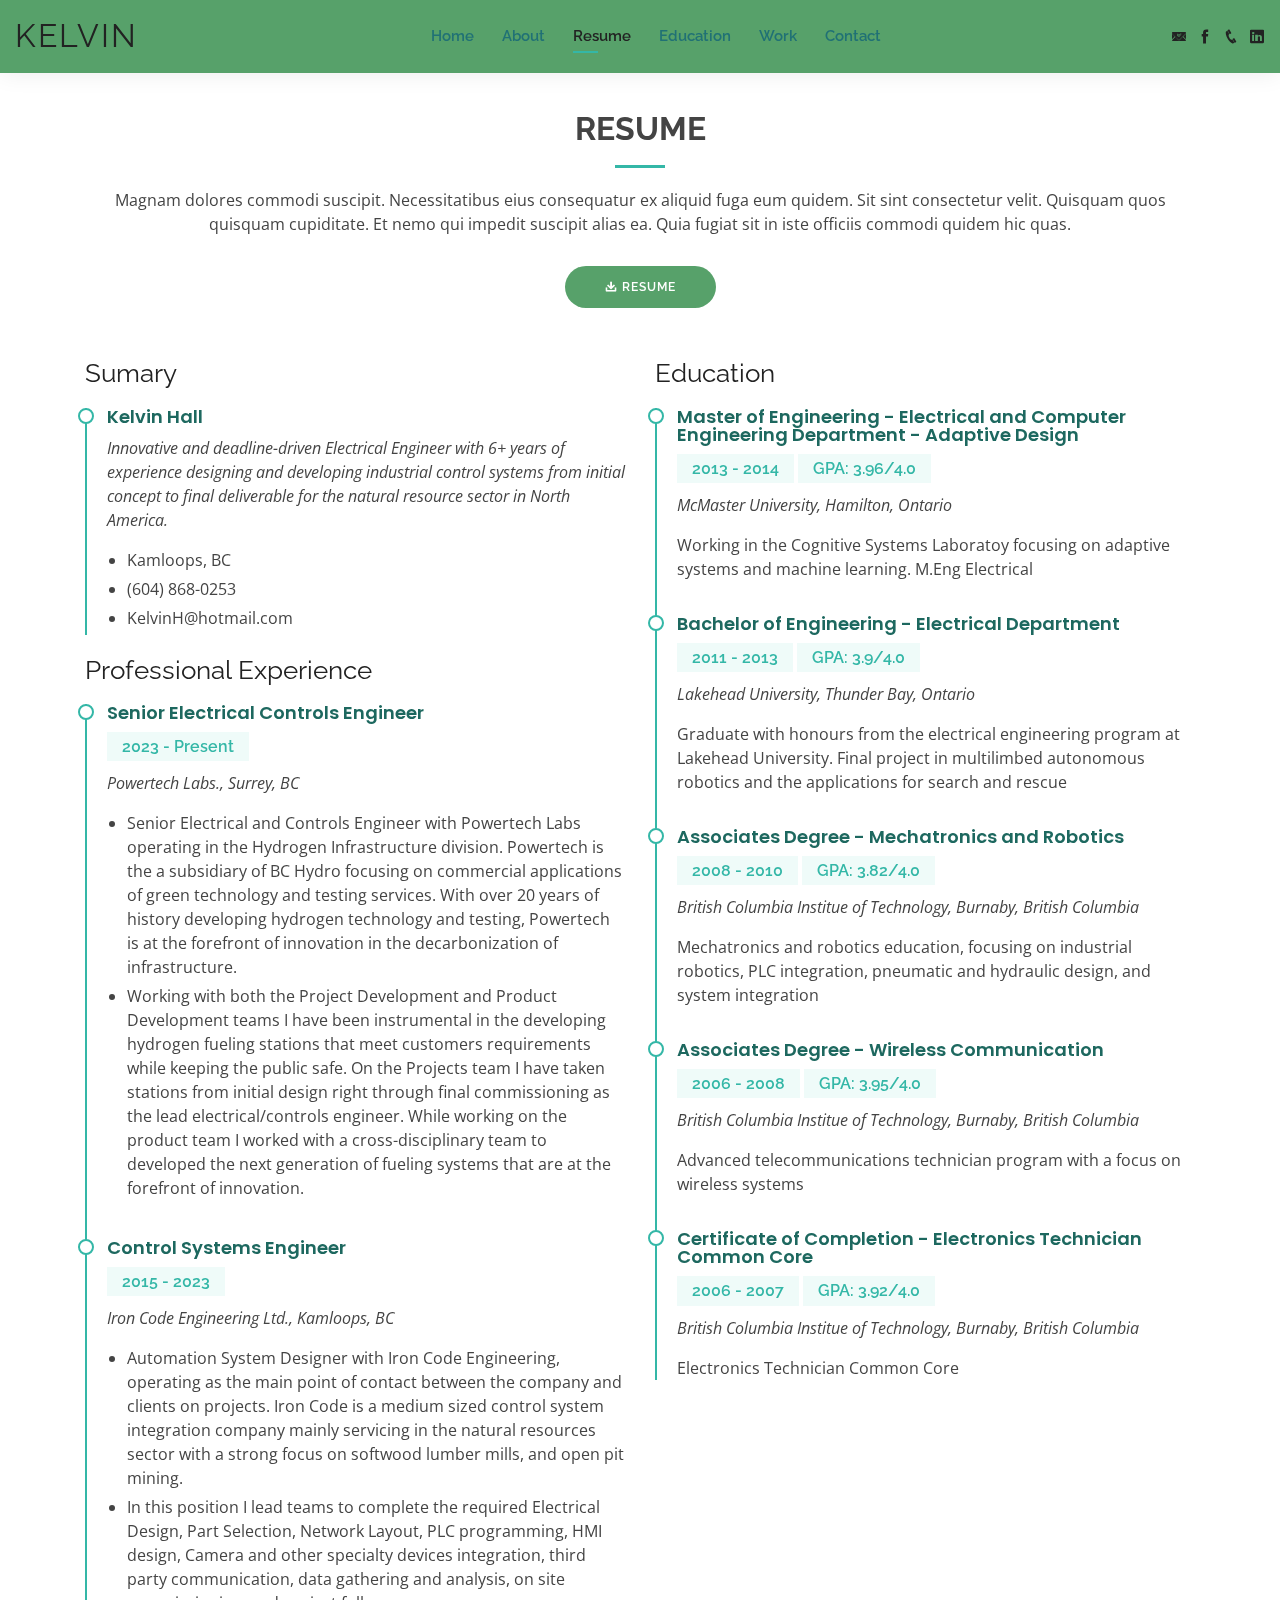
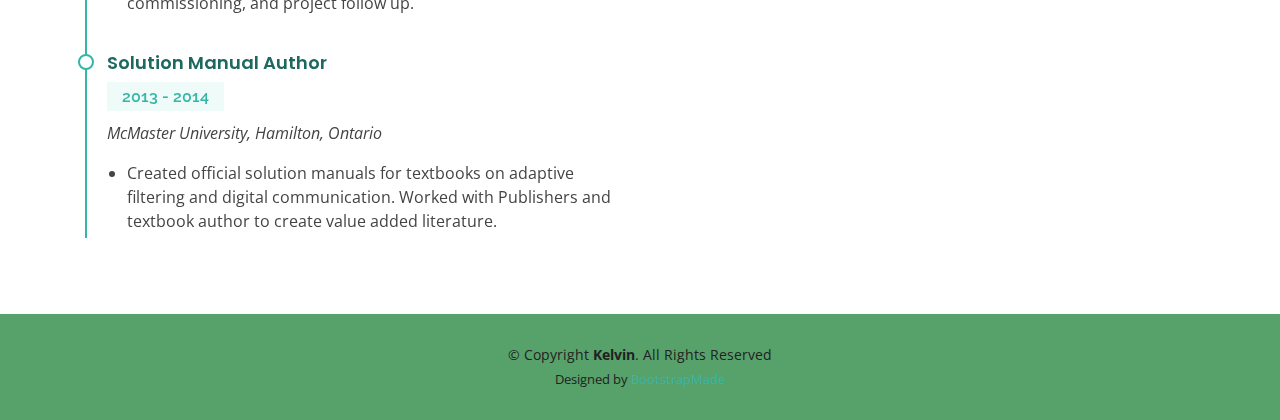
<file: resume.html>
<!DOCTYPE html>
<html lang="en">

<head>
  <meta charset="utf-8">
  <meta content="width=device-width, initial-scale=1.0" name="viewport">

  <title>Resume - Kelvin Bootstrap Template</title>
  <meta content="" name="description">
  <meta content="" name="keywords">

  <!-- Favicons -->
  <link href="assets/img/favicon.png" rel="icon">
  <link href="assets/img/apple-touch-icon.png" rel="apple-touch-icon">

  <!-- Google Fonts -->
  <link href="https://fonts.googleapis.com/css?family=Open+Sans:300,300i,400,400i,600,600i,700,700i|Raleway:300,300i,400,400i,500,500i,600,600i,700,700i|Poppins:300,300i,400,400i,500,500i,600,600i,700,700i" rel="stylesheet">

  <!-- Vendor CSS Files -->
  <link href="assets/vendor/bootstrap/css/bootstrap.min.css" rel="stylesheet">
  <link href="assets/vendor/icofont/icofont.min.css" rel="stylesheet">
  <link href="assets/vendor/owl.carousel/assets/owl.carousel.min.css" rel="stylesheet">
  <link href="assets/vendor/boxicons/css/boxicons.min.css" rel="stylesheet">
  <link href="assets/vendor/venobox/venobox.css" rel="stylesheet">
  <link href="assets/vendor/aos/aos.css" rel="stylesheet">

  <!-- Template Main CSS File -->
  <link href="assets/css/style.css" rel="stylesheet">

  <!-- =======================================================
  * Template Name: Kelvin - v2.1.0
  * Template URL: https://bootstrapmade.com/Kelvin-free-bootstrap-cv-resume-html-template/
  * Author: BootstrapMade.com
  * License: https://bootstrapmade.com/license/
  ======================================================== -->
</head>

<body>

  <!-- ======= Header ======= -->
  <header id="header" class="fixed-top">
    <div class="container-fluid d-flex justify-content-between align-items-center">

      <h1 class="logo"><a href="index.html">Kelvin</a></h1>
      <!-- Uncomment below if you prefer to use an image logo -->
      <!-- <a href="index.html" class="logo"><img src="assets/img/logo.png" alt="" class="img-fluid"></a>-->

      <nav class="nav-menu d-none d-lg-block">
        <ul>
          <li><a href="index.html">Home</a></li>
          <li><a href="about.html">About</a></li>
          <li class="active"><a href="resume.html">Resume</a></li>
          <li><a href="Education.html">Education</a></li>
          <li><a href="Work.html">Work</a></li>
          <li><a href="contact.html">Contact</a></li>
        </ul>
      </nav><!-- .nav-menu -->

      <div class="header-social-links">
        <a href="#" class="twitter"><i class="icofont-email"></i></a>
        <a href="#" class="facebook"><i class="icofont-facebook"></i></a>
        <a href="#" class="phone"><i class="icofont-phone"></i></a>
        <a href="#" class="linkedin"><i class="icofont-linkedin"></i></i></a>
      </div>

    </div>
  </header><!-- End Header -->

  <main id="main">

    <!-- ======= Resume Section ======= -->
    <section id="resume" class="resume">
      <div class="container" data-aos="fade-up">

        <div class="section-title">
          <h2>Resume</h2>
          <p>Magnam dolores commodi suscipit. Necessitatibus eius consequatur ex aliquid fuga eum quidem. Sit sint consectetur velit. Quisquam quos quisquam cupiditate. Et nemo qui impedit suscipit alias ea. Quia fugiat sit in iste officiis commodi quidem hic quas.</p>
	      <a href="KelvinHallResume.pdf" class="btn-resume"><i class="icofont-download"></i> Resume</a>
        </div>

        <div class="row">
          <div class="col-lg-6">
            <h3 class="resume-title">Sumary</h3>
            <div class="resume-item pb-0">
              <h4>Kelvin Hall</h4>
              <p><em>Innovative and deadline-driven Electrical Engineer with 6+ years of experience designing and developing industrial control systems from initial concept to final deliverable for the natural resource sector in North America.</em></p>
	      <p>
              <ul>
                <li>Kamloops, BC</li>
                <li>(604) 868-0253</li>
                <li>KelvinH@hotmail.com</li>
              </ul>
              </p>
            </div>

	    <h3 class="resume-title">Professional Experience</h3>
            <div class="resume-item">
              <h4>Senior Electrical Controls Engineer</h4>
              <h5>2023 - Present</h5>
              <p><em>Powertech Labs., Surrey, BC </em></p>
              <p>
              <ul>
                <li>Senior Electrical and Controls Engineer with Powertech Labs operating in the Hydrogen Infrastructure division. Powertech is the a subsidiary of BC Hydro focusing on commercial applications of green technology and testing services. With over 20 years of history developing hydrogen technology and testing, Powertech is at the forefront of innovation in the decarbonization of infrastructure.</li>
		<li>Working with both the Project Development and Product Development teams I have been instrumental in the developing hydrogen fueling stations that meet customers requirements while keeping the public safe. On the Projects team I have taken stations from initial design right through final commissioning as the lead electrical/controls engineer. While working on the product team I worked with a cross-disciplinary team to developed the next generation of fueling systems that are at the forefront of innovation.</li>
              </ul>
              </p>
            </div>
            <div class="resume-item">
              <h4>Control Systems Engineer</h4>
              <h5>2015 - 2023</h5>
              <p><em>Iron Code Engineering Ltd., Kamloops, BC </em></p>
              <p>
              <ul>
                <li>Automation System Designer with Iron Code Engineering, operating as the main point of contact between the company and clients on projects. Iron Code is a medium sized control system integration company mainly servicing in the natural resources sector with a strong focus on softwood lumber mills, and open pit mining.</li>
		<li>In this position I lead teams to complete the required Electrical Design, Part Selection, Network Layout, PLC programming, HMI design, Camera and other specialty devices integration, third party communication, data gathering and analysis, on site commissioning, and project follow up. </li>
              </ul>
              </p>
            </div>
            <div class="resume-item">
              <h4>Solution Manual Author</h4>
              <h5>2013 - 2014</h5>
              <p><em>McMaster University, Hamilton, Ontario</em></p>
              <p>
              <ul>
                <li>Created official solution manuals for textbooks on adaptive filtering and digital communication. Worked with Publishers and textbook author to create value added literature.</li>
              </ul>
              </p>
            </div>
	</div>
	<div class="col-lg-6">
            <h3 class="resume-title">Education</h3>
            <div class="resume-item">
              <h4>Master of Engineering - Electrical and Computer Engineering Department - Adaptive Design</h4>
              <h5>2013 - 2014</h5>
              <h5>GPA: 3.96/4.0</h5>
              <p><em>McMaster University, Hamilton, Ontario</em></p>
              <p>Working in the Cognitive Systems Laboratoy focusing on adaptive systems and machine learning. M.Eng Electrical</p>
            </div>
            <div class="resume-item">
              <h4>Bachelor of Engineering - Electrical Department</h4>
              <h5>2011 - 2013</h5>
              <h5>GPA: 3.9/4.0</h5>
              <p><em>Lakehead University, Thunder Bay, Ontario</em></p>
              <p>Graduate with honours from the electrical engineering program at Lakehead University. Final project in multilimbed autonomous robotics and the applications for search and rescue</p>
            </div>
            <div class="resume-item">
              <h4>Associates Degree - Mechatronics and Robotics</h4>
              <h5>2008 - 2010</h5>
              <h5>GPA: 3.82/4.0</h5>
              <p><em>British Columbia Institue of Technology, Burnaby, British Columbia</em></p>
              <p>Mechatronics and robotics education, focusing on industrial robotics, PLC integration, pneumatic and hydraulic design, and system integration</p>
            </div>
            <div class="resume-item">
              <h4>Associates Degree - Wireless Communication</h4>
              <h5>2006 - 2008</h5>
              <h5>GPA: 3.95/4.0</h5>
              <p><em>British Columbia Institue of Technology, Burnaby, British Columbia</em></p>
              <p>Advanced telecommunications technician program with a focus on wireless systems</p>
            </div>
            <div class="resume-item">
              <h4>Certificate of Completion - Electronics Technician Common Core</h4>
              <h5>2006 - 2007</h5>
              <h5>GPA: 3.92/4.0</h5>
              <p><em>British Columbia Institue of Technology, Burnaby, British Columbia</em></p>
              <p>Electronics Technician Common Core</p>
            </div>
            
          </div>
          </div>
        </div>

      </div>
    </section><!-- End Resume Section -->

  </main><!-- End #main -->

  <!-- ======= Footer ======= -->
  <footer id="footer">
    <div class="container">
      <div class="copyright">
        &copy; Copyright <strong><span>Kelvin</span></strong>. All Rights Reserved
      </div>
      <div class="credits">
        <!-- All the links in the footer should remain intact. -->
        <!-- You can delete the links only if you purchased the pro version. -->
        <!-- Licensing information: https://bootstrapmade.com/license/ -->
        <!-- Purchase the pro version with working PHP/AJAX contact form: https://bootstrapmade.com/Kelvin-free-bootstrap-cv-resume-html-template/ -->
        Designed by <a href="https://bootstrapmade.com/">BootstrapMade</a>
      </div>
    </div>
  </footer><!-- End  Footer -->

  <div id="preloader"></div>
  <a href="#" class="back-to-top"><i class="bx bx-up-arrow-alt"></i></a>

  <!-- Vendor JS Files -->
  <script src="assets/vendor/jquery/jquery.min.js"></script>
  <script src="assets/vendor/bootstrap/js/bootstrap.bundle.min.js"></script>
  <script src="assets/vendor/jquery.easing/jquery.easing.min.js"></script>
  <script src="assets/vendor/php-email-form/validate.js"></script>
  <script src="assets/vendor/waypoints/jquery.waypoints.min.js"></script>
  <script src="assets/vendor/counterup/counterup.min.js"></script>
  <script src="assets/vendor/owl.carousel/owl.carousel.min.js"></script>
  <script src="assets/vendor/isotope-layout/isotope.pkgd.min.js"></script>
  <script src="assets/vendor/venobox/venobox.min.js"></script>
  <script src="assets/vendor/aos/aos.js"></script>

  <!-- Template Main JS File -->
  <script src="assets/js/main.js"></script>

</body>

</html>
</file>
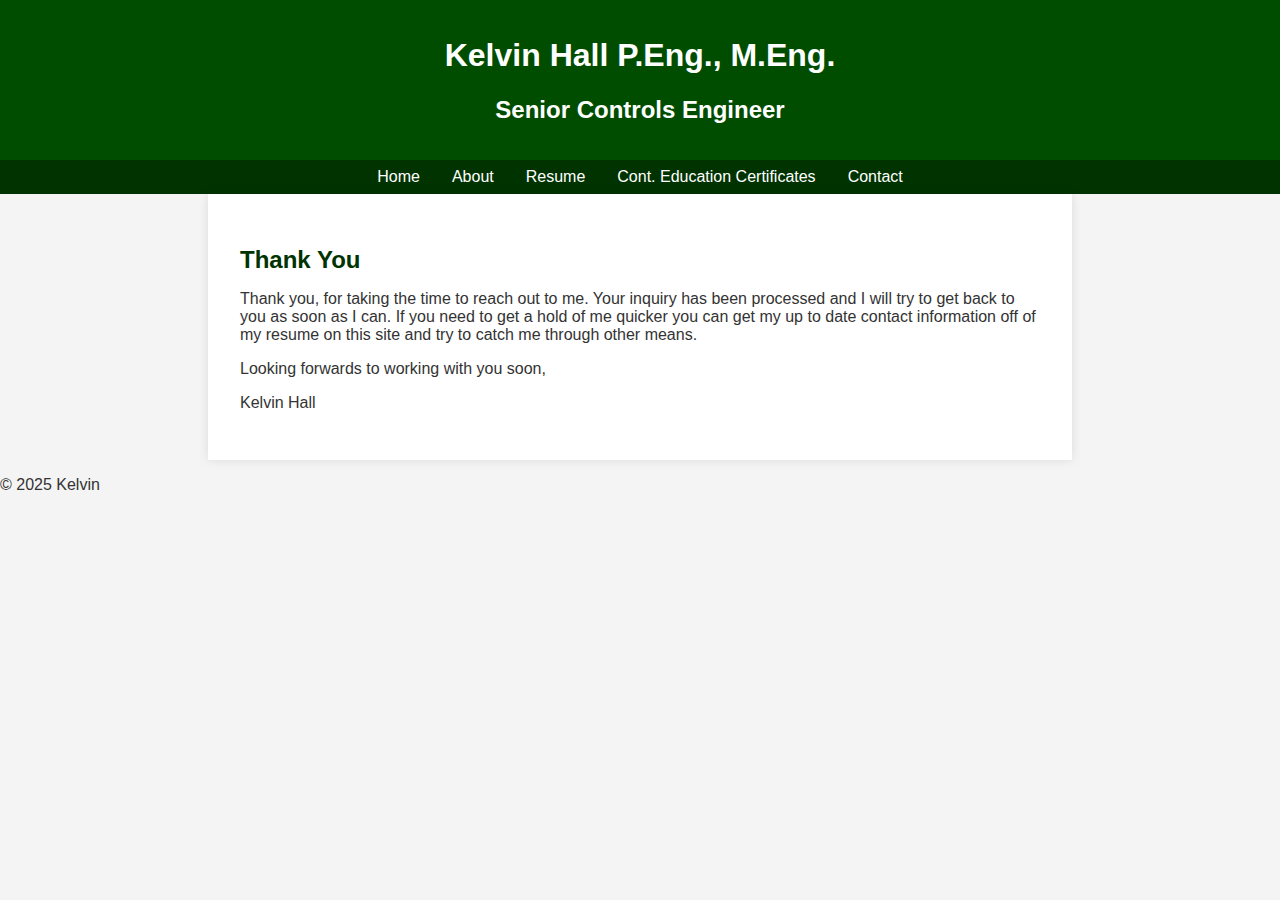
<file: thankyou.html>
<!DOCTYPE html>
<html lang="en">
<head>
  <meta charset="UTF-8" />
  <meta name="viewport" content="width=device-width, initial-scale=1.0" />
  <title>Home - Kelvin Hall</title>
  <style>
    body {
      font-family: Arial, sans-serif;
      margin: 0;
      padding: 0;
      background-color: #f4f4f4;
      color: #333;
    }
    header {
      background-color: #004d00;
      font-family: Arial, sans-serif;
      color: white;
      padding: 1rem;
      text-align: center;
    }
    nav {
      background-color: #003300;
      display: flex;
      justify-content: center;
      padding: 0.5rem;
    }
    nav a {
      color: white;
      margin: 0 1rem;
      text-decoration: none;
    }
    nav a:hover {
      text-decoration: underline;
    }
    .container {
      padding: 2rem;
      max-width: 800px;
      margin: auto;
      background: white;
      box-shadow: 0 0 10px rgba(0,0,0,0.1);
    }
    .container h2, h3 {
      margin-bottom: 0.2rem;
      color: #003300;
    }
    header h1, header h2 {
      color: white;
    }
    .section {
      margin-bottom: 2rem;
    }

    ul {
      padding-left: 1.2rem;
    }
    @media (max-width: 600px) {
      nav {
        flex-direction: column;
        align-items: center;
      }
      nav a {
        margin: 0.5rem 0;
      }
    }
  </style>
</head>
<body>
  <header>
    <h1>Kelvin Hall P.Eng., M.Eng.</h1>
    <h2>Senior Controls Engineer</h2>
  </header>
     	<nav>
        	<a href="index.html">Home</a>
    		<a href="about.html">About</a>
    		<a href="resume.html">Resume</a>
		<a href="education.html">Cont. Education Certificates</a>
    		<a href="contact.html">Contact</a>
     	</nav>
  	<div class="container">
		<h2>Thank You</h2>
	
	<p> Thank you, for taking the time to reach out to me. Your inquiry has been processed and I will try to get back to you as soon as I can. If you need to get a hold of me quicker you can get my up to date contact information off of my resume on this site and try to catch me through other means.</p>
<p> Looking forwards to working with you soon,</p>
<p> </p>
<p> Kelvin Hall</p>
	</div>
<footer>
	<p>© 2025 Kelvin</p>
</footer>
</body>
</html>
</file>
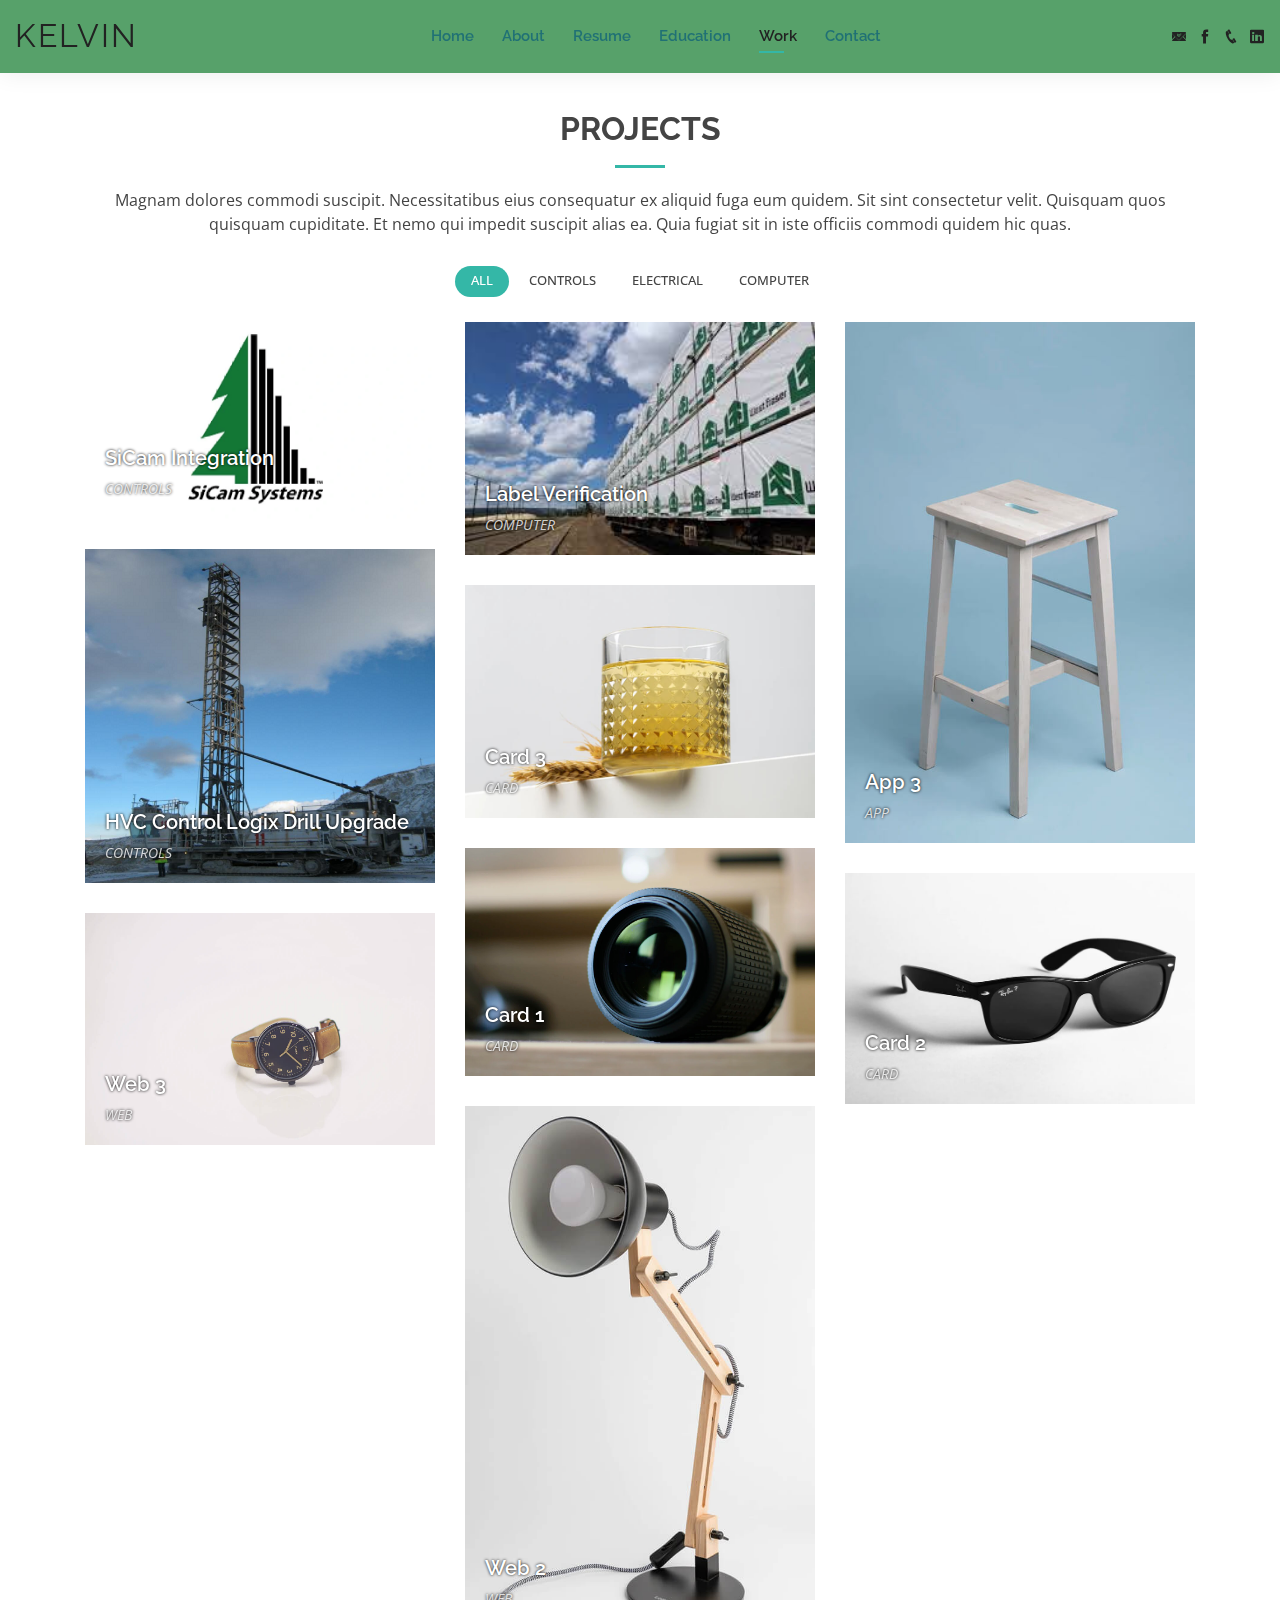
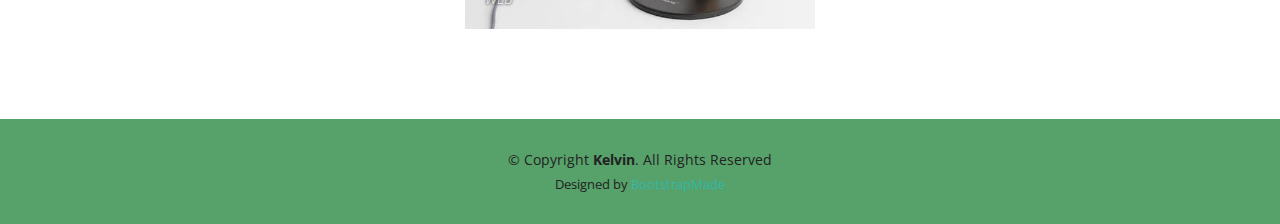
<file: Work.html>
<!DOCTYPE html>
<html lang="en">

<head>
  <meta charset="utf-8">
  <meta content="width=device-width, initial-scale=1.0" name="viewport">

  <title>Kelvin H.</title>
  <meta content="" name="description">
  <meta content="" name="keywords">

  <!-- Favicons -->
  <link href="assets/img/favicon.png" rel="icon">
  <link href="assets/img/apple-touch-icon.png" rel="apple-touch-icon">

  <!-- Google Fonts -->
  <link href="https://fonts.googleapis.com/css?family=Open+Sans:300,300i,400,400i,600,600i,700,700i|Raleway:300,300i,400,400i,500,500i,600,600i,700,700i|Poppins:300,300i,400,400i,500,500i,600,600i,700,700i" rel="stylesheet">

  <!-- Vendor CSS Files -->
  <link href="assets/vendor/bootstrap/css/bootstrap.min.css" rel="stylesheet">
  <link href="assets/vendor/icofont/icofont.min.css" rel="stylesheet">
  <link href="assets/vendor/owl.carousel/assets/owl.carousel.min.css" rel="stylesheet">
  <link href="assets/vendor/boxicons/css/boxicons.min.css" rel="stylesheet">
  <link href="assets/vendor/venobox/venobox.css" rel="stylesheet">
  <link href="assets/vendor/aos/aos.css" rel="stylesheet">

  <!-- Template Main CSS File -->
  <link href="assets/css/style.css" rel="stylesheet">

</head>

<body>

  <!-- ======= Header ======= -->
  <header id="header" class="fixed-top">
    <div class="container-fluid d-flex justify-content-between align-items-center">

      <h1 class="logo"><a href="index.html">Kelvin</a></h1>
      <!-- Uncomment below if you prefer to use an image logo -->
      <!-- <a href="index.html" class="logo"><img src="assets/img/logo.png" alt="" class="img-fluid"></a>-->

      <nav class="nav-menu d-none d-lg-block">
        <ul>
          <li><a href="index.html">Home</a></li>
          <li><a href="about.html">About</a></li>
          <li><a href="resume.html">Resume</a></li>
          <li><a href="Education.html">Education</a></li>
          <li class="active"><a href="Work.html">Work</a></li>
          <li><a href="contact.html">Contact</a></li>
        </ul>
      </nav><!-- .nav-menu -->

      <div class="header-social-links">
        <a href="mailto:Kelvin_douglas_hall@hotmail.com" class="email"><i class="icofont-email"></i></a>
        <a href="https://www.facebook.com/kelvin.d.hall/" class="facebook"><i class="icofont-facebook"></i></a>
        <a href="tel:604-868-0253" class="phone"><i class="icofont-phone"></i></a>
        <a href="https://ca.linkedin.com/in/kelvinhall" class="linkedin"><i class="icofont-linkedin"></i></i></a>
      </div>

    </div>

  </header><!-- End Header -->

  <main id="main">

    <!-- ======= Portfolio Section ======= -->
    <section id="portfolio" class="portfolio">
      <div class="container" data-aos="fade-up">

        <div class="section-title">
          <h2>Projects</h2>
          <p>Magnam dolores commodi suscipit. Necessitatibus eius consequatur ex aliquid fuga eum quidem. Sit sint consectetur velit. Quisquam quos quisquam cupiditate. Et nemo qui impedit suscipit alias ea. Quia fugiat sit in iste officiis commodi quidem hic quas.</p>
        </div>

        <div class="row" data-aos="fade-up" data-aos-delay="100">
          <div class="col-lg-12 d-flex justify-content-center">
            <ul id="portfolio-flters">
              <li data-filter="*" class="filter-active">All</li>
              <li data-filter=".filter-Controls">Controls</li>
              <li data-filter=".filter-Electrical">Electrical</li>
              <li data-filter=".filter-Computer">Computer</li>
            </ul>
          </div>
        </div>

        <div class="row portfolio-container" data-aos="fade-up" data-aos-delay="200">

          <div class="col-lg-4 col-md-6 portfolio-item filter-Computer">
            <div class="portfolio-wrap">
	      <a href="projects/LabelVerification.html" data-gall="portfolioDetailsGallery" data-vbtype="iframe" class="venobox" title="Portfolio Details">
              <img style="width:100%" src="assets/img/portfolio/LabelVerification1.jpg" class="img-fluid" alt="">
              <div class="portfolio-info">
                <h4>Label Verification</h4>
                <p>Computer</p>
              </div>
		</a>
            </div>
          </div>

          <div class="col-lg-4 col-md-6 portfolio-item filter-Controls">
            <div class="portfolio-wrap">
<a href="projects/HVC.html" data-gall="portfolioDetailsGallery" data-vbtype="iframe" class="venobox" title="HVC Control Logix Drill Upgrade">
              <img style="width:100%" src="assets/img/portfolio/drill.png" class="img-fluid" alt="HVC Drill">
              <div class="portfolio-info">
                <h4>HVC Control Logix Drill Upgrade</h4>
                <p>Controls</p>
              </div>
</a>
            </div>
          </div>

          <div class="col-lg-4 col-md-6 portfolio-item filter-Controls">
            <div class="portfolio-wrap">
<a href="projects/SiCam.html" data-gall="portfolioDetailsGallery" data-vbtype="iframe" class="venobox" title="SiCam Moulder Integration">
              <img src="assets/img/portfolio/SiCam.webp" class="img-fluid" alt="">
              <div class="portfolio-info">
                <h4>SiCam Integration</h4>
                <p>controls</p>
              </div>
</a>
            </div>
          </div>

          <div class="col-lg-4 col-md-6 portfolio-item filter-card">
            <div class="portfolio-wrap">
<a href="projects/******.html" data-gall="portfolioDetailsGallery" data-vbtype="iframe" class="venobox" title="HVC Control Logix Drill Upgrade">
              <img src="assets/img/portfolio/portfolio-4.jpg" class="img-fluid" alt="">
              <div class="portfolio-info">
                <h4>Card 2</h4>
                <p>Card</p>
              </div>
</a>
            </div>
          </div>

          <div class="col-lg-4 col-md-6 portfolio-item filter-web">
            <div class="portfolio-wrap">
<a href="projects/******.html" data-gall="portfolioDetailsGallery" data-vbtype="iframe" class="venobox" title="HVC Control Logix Drill Upgrade">
              <img src="assets/img/portfolio/portfolio-5.jpg" class="img-fluid" alt="">
              <div class="portfolio-info">
                <h4>Web 2</h4>
                <p>Web</p>
              </div>
</a>
            </div>
          </div>

          <div class="col-lg-4 col-md-6 portfolio-item filter-app">
            <div class="portfolio-wrap">
<a href="projects/******.html" data-gall="portfolioDetailsGallery" data-vbtype="iframe" class="venobox" title="HVC Control Logix Drill Upgrade">
              <img src="assets/img/portfolio/portfolio-6.jpg" class="img-fluid" alt="">
              <div class="portfolio-info">
                <h4>App 3</h4>
                <p>App</p>
              </div>
</a>
            </div>
          </div>

          <div class="col-lg-4 col-md-6 portfolio-item filter-card">
            <div class="portfolio-wrap">
<a href="projects/******.html" data-gall="portfolioDetailsGallery" data-vbtype="iframe" class="venobox" title="HVC Control Logix Drill Upgrade">
              <img src="assets/img/portfolio/portfolio-7.jpg" class="img-fluid" alt="">
              <div class="portfolio-info">
                <h4>Card 1</h4>
                <p>Card</p>
              </div>
</a>
            </div>
          </div>

          <div class="col-lg-4 col-md-6 portfolio-item filter-Electrical filter-Computer filter-Controls">
            <div class="portfolio-wrap">
<a href="projects/******.html" data-gall="portfolioDetailsGallery" data-vbtype="iframe" class="venobox" title="HVC Control Logix Drill Upgrade">
              <img src="assets/img/portfolio/portfolio-8.jpg" class="img-fluid" alt="">
              <div class="portfolio-info">
                <h4>Card 3</h4>
                <p>Card</p>
              </div>
</a>
            </div>
          </div>

          <div class="col-lg-4 col-md-6 portfolio-item filter-web">
            <div class="portfolio-wrap">
<a href="projects/******.html" data-gall="portfolioDetailsGallery" data-vbtype="iframe" class="venobox" title="HVC Control Logix Drill Upgrade">
              <img src="assets/img/portfolio/portfolio-9.jpg" class="img-fluid" alt="">
              <div class="portfolio-info">
                <h4>Web 3</h4>
                <p>Web</p>
              </div>
</a>
            </div>
          </div>

        </div>

      </div>
    </section><!-- End Portfolio Section -->

  </main><!-- End #main -->

  <!-- ======= Footer ======= -->
  <footer id="footer">
    <div class="container">
      <div class="copyright">
        &copy; Copyright <strong><span>Kelvin</span></strong>. All Rights Reserved
      </div>
      <div class="credits">
        <!-- All the links in the footer should remain intact. -->
        <!-- You can delete the links only if you purchased the pro version. -->
        <!-- Licensing information: https://bootstrapmade.com/license/ -->
        <!-- Purchase the pro version with working PHP/AJAX contact form: https://bootstrapmade.com/Kelvin-free-bootstrap-cv-resume-html-template/ -->
        Designed by <a href="https://bootstrapmade.com/">BootstrapMade</a>
      </div>
    </div>
  </footer><!-- End  Footer -->

  <div id="preloader"></div>
  <a href="#" class="back-to-top"><i class="bx bx-up-arrow-alt"></i></a>

  <!-- Vendor JS Files -->
  <script src="assets/vendor/jquery/jquery.min.js"></script>
  <script src="assets/vendor/bootstrap/js/bootstrap.bundle.min.js"></script>
  <script src="assets/vendor/jquery.easing/jquery.easing.min.js"></script>
  <script src="assets/vendor/php-email-form/validate.js"></script>
  <script src="assets/vendor/waypoints/jquery.waypoints.min.js"></script>
  <script src="assets/vendor/counterup/counterup.min.js"></script>
  <script src="assets/vendor/owl.carousel/owl.carousel.min.js"></script>
  <script src="assets/vendor/isotope-layout/isotope.pkgd.min.js"></script>
  <script src="assets/vendor/venobox/venobox.min.js"></script>
  <script src="assets/vendor/aos/aos.js"></script>

  <!-- Template Main JS File -->
  <script src="assets/js/main.js"></script>

<script>
var cards = $(".portfolio-item");
for(var i = 0; i < cards.length; i++){
    var target = Math.floor(Math.random() * cards.length -1) + 1;
    var target2 = Math.floor(Math.random() * cards.length -1) +1;
    cards.eq(target).before(cards.eq(target2));
}
</script>
</body>

</html>
</file>
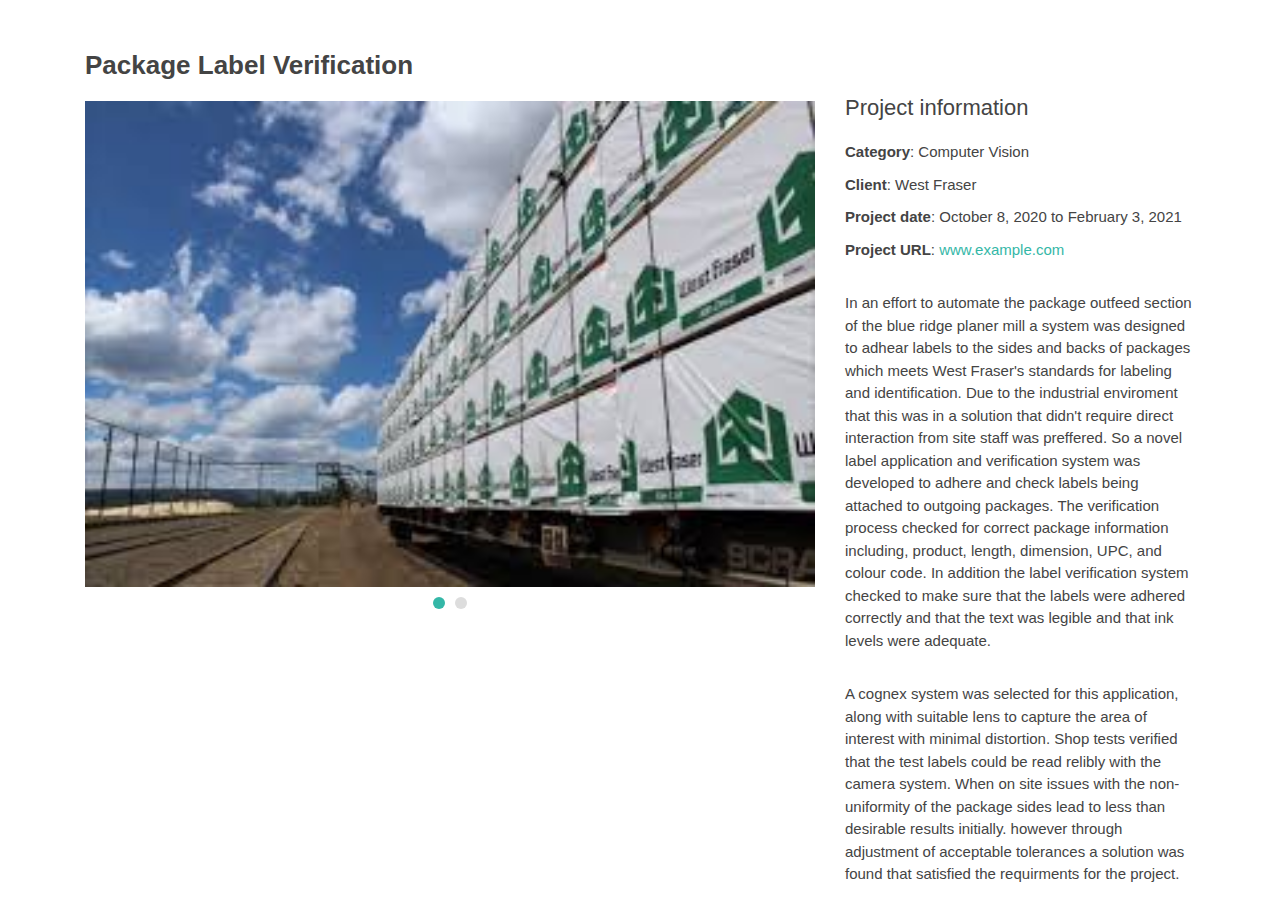
<file: projects/GilbertPlaners.html>
<!DOCTYPE html>
<html lang="en">

<head>
  <meta charset="utf-8">
  <meta content="width=device-width, initial-scale=1.0" name="viewport">

  <title>Portfolio Details - Kelly Bootstrap Template</title>
  <meta content="" name="description">
  <meta content="" name="keywords">

  <!-- Favicons -->
  <link href="../assets/img/favicon.png" rel="icon">
  <link href="../assets/img/apple-touch-icon.png" rel="apple-touch-icon">

  <!-- Google Fonts -->
  <link href="https:../fonts.googleapis.com/css?family=Open+Sans:300,300i,400,400i,600,600i,700,700i|Raleway:300,300i,400,400i,500,500i,600,600i,700,700i|Poppins:300,300i,400,400i,500,500i,600,600i,700,700i" rel="stylesheet">

  <!-- Vendor CSS Files -->
  <link href="../assets/vendor/bootstrap/css/bootstrap.min.css" rel="stylesheet">
  <link href="../assets/vendor/icofont/icofont.min.css" rel="stylesheet">
  <link href="../assets/vendor/owl.carousel/assets/owl.carousel.min.css" rel="stylesheet">
  <link href="../assets/vendor/boxicons/css/boxicons.min.css" rel="stylesheet">
  <link href="../assets/vendor/venobox/venobox.css" rel="stylesheet">
  <link href="../assets/vendor/aos/aos.css" rel="stylesheet">

  <!-- Template Main CSS File -->
  <link href="../assets/css/style.css" rel="stylesheet">
</head>

<body>

  <main id="main">

    <!-- ======= Portfolio Details Section ======= -->
    <section id="portfolio-details" class="portfolio-details">
      <div class="container">

        <div class="row">

          <div class="col-lg-8">
            <h2 class="portfolio-title">Package Label Verification</h2>
            <div class="owl-carousel portfolio-details-carousel">
              <img src="../assets/img/portfolio/LabelVerification1.jpg" class="img-fluid" alt="">
              <img src="../assets/img/portfolio/LabelVerification2.png" class="img-fluid" alt="">
            </div>
          </div>

          <div class="col-lg-4 portfolio-info">
            <h3>Project information</h3>
            <ul>
              <li><strong>Category</strong>: Computer Vision</li>
              <li><strong>Client</strong>: West Fraser</li>
              <li><strong>Project date</strong>: October 8, 2020 to February 3, 2021</li>
              <li><strong>Project URL</strong>: <a href="#">www.example.com</a></li>
            </ul>

            <p>
              In an effort to automate the package outfeed section of the blue ridge planer mill a system was designed to adhear labels to the sides and backs of packages which meets West Fraser's standards for labeling and identification. Due to the industrial enviroment that this was in a solution that didn't require direct interaction from site staff was preffered. So a novel label application and verification system was developed to adhere and check labels being attached to outgoing packages. The verification process checked for correct package information including, product, length, dimension, UPC, and colour code. In addition the label verification system checked to make sure that the labels were adhered correctly and that the text was legible and that ink levels were adequate.  
            </p>
	    <p>
		A cognex system was selected for this application, along with suitable lens to capture the area of interest with minimal distortion. Shop tests verified that the test labels could be read relibly with the camera system. When on site issues with the non-uniformity of the package sides lead to less than desirable results initially. however through adjustment of acceptable tolerances a solution was found that satisfied the requirments for the project.
	    </p>
          </div>

        </div>

      </div>
    </section><!-- End Portfolio Details Section -->

  </main><!-- End #main -->

  <div id="preloader"></div>
  <a href="#" class="back-to-top"><i class="bx bx-up-arrow-alt"></i></a>

  <!-- Vendor JS Files -->
  <script src="../assets/vendor/jquery/jquery.min.js"></script>
  <script src="../assets/vendor/bootstrap/js/bootstrap.bundle.min.js"></script>
  <script src="../assets/vendor/jquery.easing/jquery.easing.min.js"></script>
  <script src="../assets/vendor/php-email-form/validate.js"></script>
  <script src="../assets/vendor/waypoints/jquery.waypoints.min.js"></script>
  <script src="../assets/vendor/counterup/counterup.min.js"></script>
  <script src="../assets/vendor/owl.carousel/owl.carousel.min.js"></script>
  <script src="../assets/vendor/isotope-layout/isotope.pkgd.min.js"></script>
  <script src="../assets/vendor/venobox/venobox.min.js"></script>
  <script src="../assets/vendor/aos/aos.js"></script>

  <!-- Template Main JS File -->
  <script src="../assets/js/main.js"></script>

</body>

</html>
</file>
<file: assets/vendor/venobox/venobox.css>
/* ------ venobox.css --------*/
.vbox-overlay *, .vbox-overlay *:before, .vbox-overlay *:after{
    -webkit-backface-visibility: hidden;
    -webkit-box-sizing:border-box;
    -moz-box-sizing:border-box;
    box-sizing:border-box;
}
.vbox-overlay * { 
    -webkit-backface-visibility: visible;
    backface-visibility: visible;
}
.vbox-overlay{
    display: -webkit-flex;
    display: flex;
    -webkit-flex-direction: column;
    flex-direction: column;
    -webkit-justify-content: center;
    justify-content: center;
    -webkit-align-items: center;
    align-items: center;
    position: fixed;
    left: 0;
    top: 0;
    bottom: 0;
    right: 0;
    z-index: 999999;
}

/* ----- navigation ----- */
.vbox-title{
    width: 100%;
    height: 40px;
    float: left;
    text-align: center;
    line-height: 28px;
    font-size: 12px;
    padding: 6px 50px;
    overflow: hidden;
    position: fixed;
    display: none;
    left: 0;
    z-index: 89;
}
.vbox-close{
    cursor: pointer;
    position: fixed;
    top: -1px;
    right: 0;
    width: 50px;
    height: 40px;
    padding: 6px;
    display: block;
    background-position:10px center;
    overflow: hidden;
    font-size: 24px;
    line-height: 1;
    text-align: center;
    z-index: 99;
}
.vbox-left{
    cursor: pointer;
    position: fixed;
    left: 0;
    height: 40px;
    overflow: hidden;
    line-height: 28px;
    font-size: 12px;
    z-index: 99;
    display: flex;
    align-items:center;
}
.vbox-num{
    display: inline-block;
    margin: 6px 0 6px 15px;
}
/* ----- Social share ----- */
.vbox-share{
    line-height: 28px;
    font-size: 12px;
    overflow: hidden;
    position: fixed;
    left: 0;
    z-index: 98;
    display: flex;
    align-items:center;
    justify-content: center;
    width: 100%;
    text-align: center;
}
.vbox-share svg{
    max-height: 28px;
    width: 28px;
    z-index: 10;
    margin-left: 12px;
    margin-top: 6px;
    margin-bottom: 6px;
    vertical-align: middle;
}


/* ----- navigation ARROWS ----- */
.vbox-next, .vbox-prev{
    position: fixed;
    top: 50%;
    margin-top: -15px;
    overflow: hidden;
    cursor: pointer;
    display: block;
    width: 45px;
    height: 45px;
    z-index: 99;
}
.vbox-next span, .vbox-prev span{
    position: relative;
    width: 20px;
    height: 20px;
    border: 2px solid transparent;
    border-top-color: #B6B6B6;
    border-right-color: #B6B6B6;
    text-indent: -100px;
    position: absolute;
    top: 8px;
    display: block;
}
.vbox-prev{
    left: 15px;
}
.vbox-next{
    right: 15px;
}
.vbox-prev span{
    left: 10px;
    -ms-transform: rotate(-135deg);
    -webkit-transform: rotate(-135deg);
    transform: rotate(-135deg);
}
.vbox-next span{
    -ms-transform: rotate(45deg);
    -webkit-transform: rotate(45deg);
    transform: rotate(45deg);
    right: 10px;
}
/* ------- inline window ------ */
.vbox-inline{
    width: 420px;
    height: 315px;
    height: 70vh;
    padding: 10px;
    background: #fff;
    margin: 0 auto;
    overflow: auto;
    text-align: left;
}
/* ------- Video & iFrames window ------ */
.venoframe{
    max-width: 100%;
    width: 100%;
    border: none;
    width: 100%;
    /*height: 260px;*/
    height: 80vh;
}
.venoframe.vbvid{
    height: 260px;
}
@media (min-width: 768px) {
    .venoframe, .vbox-inline{
        width: 90%;
        height: 360px;
        height: 70vh;
    }
    .venoframe.vbvid{
        width: 640px;
        height: 360px;
    }
}
@media (min-width: 992px) {
    .venoframe, .vbox-inline{
        max-width: 1200px;
        width: 80%;
        height: 540px;
        height: 70vh;
    }
    .venoframe.vbvid{
        width: 960px;
        height: 540px;
    }
}
/* 
Please do NOT edit this part! 
or at least read this note: http://i.imgur.com/7C0ws9e.gif
*/
.vbox-open{
    overflow: hidden;
}
.vbox-container{
    position: absolute;
    left: 0;
    right: 0;
    top: 0;
    bottom: 0;
    overflow-x: hidden;
    overflow-y: scroll;
    overflow-scrolling: touch;
    -webkit-overflow-scrolling: touch;
    z-index: 20;
    max-height: 100%;

}

.vbox-content{
    text-align: center;
    float: left;
    width: 100%;
    position: relative;
    overflow: hidden;
    padding: 20px 4%;
}
.vbox-container img{
    max-width: 100%;
    height: auto;
}
.vbox-figlio{
    box-shadow: 0 0 12px rgba(0,0,0,0.19), 0 6px 6px rgba(0,0,0,0.23);
    max-width: 100%;
    text-align: initial;
}
img.vbox-figlio{
    -webkit-user-select: none;
-khtml-user-select: none;
-moz-user-select: none;
-o-user-select: none;
user-select: none;
}
.vbox-content.swipe-left{
    margin-left: -200px !important;
}
.vbox-content.swipe-right{
    margin-left: 200px !important;
}
.vbox-animated{
    webkit-transition: margin 300ms ease-out;
    transition: margin 300ms ease-out;
}

/* ---------- preloader ----------
 * SPINKIT 
 * http://tobiasahlin.com/spinkit/
-------------------------------- */
.sk-double-bounce,.sk-rotating-plane{width:40px;height:40px;margin:40px auto}.sk-rotating-plane{background-color:#333;-webkit-animation:sk-rotatePlane 1.2s infinite ease-in-out;animation:sk-rotatePlane 1.2s infinite ease-in-out}@-webkit-keyframes sk-rotatePlane{0%{-webkit-transform:perspective(120px) rotateX(0) rotateY(0);transform:perspective(120px) rotateX(0) rotateY(0)}50%{-webkit-transform:perspective(120px) rotateX(-180.1deg) rotateY(0);transform:perspective(120px) rotateX(-180.1deg) rotateY(0)}100%{-webkit-transform:perspective(120px) rotateX(-180deg) rotateY(-179.9deg);transform:perspective(120px) rotateX(-180deg) rotateY(-179.9deg)}}@keyframes sk-rotatePlane{0%{-webkit-transform:perspective(120px) rotateX(0) rotateY(0);transform:perspective(120px) rotateX(0) rotateY(0)}50%{-webkit-transform:perspective(120px) rotateX(-180.1deg) rotateY(0);transform:perspective(120px) rotateX(-180.1deg) rotateY(0)}100%{-webkit-transform:perspective(120px) rotateX(-180deg) rotateY(-179.9deg);transform:perspective(120px) rotateX(-180deg) rotateY(-179.9deg)}}.sk-double-bounce{position:relative}.sk-double-bounce .sk-child{width:100%;height:100%;border-radius:50%;background-color:#333;opacity:.6;position:absolute;top:0;left:0;-webkit-animation:sk-doubleBounce 2s infinite ease-in-out;animation:sk-doubleBounce 2s infinite ease-in-out}.sk-chasing-dots .sk-child,.sk-spinner-pulse,.sk-three-bounce .sk-child{background-color:#333;border-radius:100%}.sk-double-bounce .sk-double-bounce2{-webkit-animation-delay:-1s;animation-delay:-1s}@-webkit-keyframes sk-doubleBounce{0%,100%{-webkit-transform:scale(0);transform:scale(0)}50%{-webkit-transform:scale(1);transform:scale(1)}}@keyframes sk-doubleBounce{0%,100%{-webkit-transform:scale(0);transform:scale(0)}50%{-webkit-transform:scale(1);transform:scale(1)}}.sk-wave{margin:40px auto;width:50px;height:40px;text-align:center;font-size:10px}.sk-wave .sk-rect{background-color:#333;height:100%;width:6px;display:inline-block;-webkit-animation:sk-waveStretchDelay 1.2s infinite ease-in-out;animation:sk-waveStretchDelay 1.2s infinite ease-in-out}.sk-wave .sk-rect1{-webkit-animation-delay:-1.2s;animation-delay:-1.2s}.sk-wave .sk-rect2{-webkit-animation-delay:-1.1s;animation-delay:-1.1s}.sk-wave .sk-rect3{-webkit-animation-delay:-1s;animation-delay:-1s}.sk-wave .sk-rect4{-webkit-animation-delay:-.9s;animation-delay:-.9s}.sk-wave .sk-rect5{-webkit-animation-delay:-.8s;animation-delay:-.8s}@-webkit-keyframes sk-waveStretchDelay{0%,100%,40%{-webkit-transform:scaleY(.4);transform:scaleY(.4)}20%{-webkit-transform:scaleY(1);transform:scaleY(1)}}@keyframes sk-waveStretchDelay{0%,100%,40%{-webkit-transform:scaleY(.4);transform:scaleY(.4)}20%{-webkit-transform:scaleY(1);transform:scaleY(1)}}.sk-wandering-cubes{margin:40px auto;width:40px;height:40px;position:relative}.sk-wandering-cubes .sk-cube{background-color:#333;width:10px;height:10px;position:absolute;top:0;left:0;-webkit-animation:sk-wanderingCube 1.8s ease-in-out -1.8s infinite both;animation:sk-wanderingCube 1.8s ease-in-out -1.8s infinite both}.sk-chasing-dots,.sk-spinner-pulse{width:40px;height:40px;margin:40px auto}.sk-wandering-cubes .sk-cube2{-webkit-animation-delay:-.9s;animation-delay:-.9s}@-webkit-keyframes sk-wanderingCube{0%{-webkit-transform:rotate(0);transform:rotate(0)}25%{-webkit-transform:translateX(30px) rotate(-90deg) scale(.5);transform:translateX(30px) rotate(-90deg) scale(.5)}50%{-webkit-transform:translateX(30px) translateY(30px) rotate(-179deg);transform:translateX(30px) translateY(30px) rotate(-179deg)}50.1%{-webkit-transform:translateX(30px) translateY(30px) rotate(-180deg);transform:translateX(30px) translateY(30px) rotate(-180deg)}75%{-webkit-transform:translateX(0) translateY(30px) rotate(-270deg) scale(.5);transform:translateX(0) translateY(30px) rotate(-270deg) scale(.5)}100%{-webkit-transform:rotate(-360deg);transform:rotate(-360deg)}}@keyframes sk-wanderingCube{0%{-webkit-transform:rotate(0);transform:rotate(0)}25%{-webkit-transform:translateX(30px) rotate(-90deg) scale(.5);transform:translateX(30px) rotate(-90deg) scale(.5)}50%{-webkit-transform:translateX(30px) translateY(30px) rotate(-179deg);transform:translateX(30px) translateY(30px) rotate(-179deg)}50.1%{-webkit-transform:translateX(30px) translateY(30px) rotate(-180deg);transform:translateX(30px) translateY(30px) rotate(-180deg)}75%{-webkit-transform:translateX(0) translateY(30px) rotate(-270deg) scale(.5);transform:translateX(0) translateY(30px) rotate(-270deg) scale(.5)}100%{-webkit-transform:rotate(-360deg);transform:rotate(-360deg)}}.sk-spinner-pulse{-webkit-animation:sk-pulseScaleOut 1s infinite ease-in-out;animation:sk-pulseScaleOut 1s infinite ease-in-out}@-webkit-keyframes sk-pulseScaleOut{0%{-webkit-transform:scale(0);transform:scale(0)}100%{-webkit-transform:scale(1);transform:scale(1);opacity:0}}@keyframes sk-pulseScaleOut{0%{-webkit-transform:scale(0);transform:scale(0)}100%{-webkit-transform:scale(1);transform:scale(1);opacity:0}}.sk-chasing-dots{position:relative;text-align:center;-webkit-animation:sk-chasingDotsRotate 2s infinite linear;animation:sk-chasingDotsRotate 2s infinite linear}.sk-chasing-dots .sk-child{width:60%;height:60%;display:inline-block;position:absolute;top:0;-webkit-animation:sk-chasingDotsBounce 2s infinite ease-in-out;animation:sk-chasingDotsBounce 2s infinite ease-in-out}.sk-chasing-dots .sk-dot2{top:auto;bottom:0;-webkit-animation-delay:-1s;animation-delay:-1s}@-webkit-keyframes sk-chasingDotsRotate{100%{-webkit-transform:rotate(360deg);transform:rotate(360deg)}}@keyframes sk-chasingDotsRotate{100%{-webkit-transform:rotate(360deg);transform:rotate(360deg)}}@-webkit-keyframes sk-chasingDotsBounce{0%,100%{-webkit-transform:scale(0);transform:scale(0)}50%{-webkit-transform:scale(1);transform:scale(1)}}@keyframes sk-chasingDotsBounce{0%,100%{-webkit-transform:scale(0);transform:scale(0)}50%{-webkit-transform:scale(1);transform:scale(1)}}.sk-three-bounce{margin:40px auto;width:80px;text-align:center}.sk-three-bounce .sk-child{width:20px;height:20px;display:inline-block;-webkit-animation:sk-three-bounce 1.4s ease-in-out 0s infinite both;animation:sk-three-bounce 1.4s ease-in-out 0s infinite both}.sk-circle .sk-child:before,.sk-fading-circle .sk-circle:before{display:block;border-radius:100%;content:'';background-color:#333}.sk-three-bounce .sk-bounce1{-webkit-animation-delay:-.32s;animation-delay:-.32s}.sk-three-bounce .sk-bounce2{-webkit-animation-delay:-.16s;animation-delay:-.16s}@-webkit-keyframes sk-three-bounce{0%,100%,80%{-webkit-transform:scale(0);transform:scale(0)}40%{-webkit-transform:scale(1);transform:scale(1)}}@keyframes sk-three-bounce{0%,100%,80%{-webkit-transform:scale(0);transform:scale(0)}40%{-webkit-transform:scale(1);transform:scale(1)}}.sk-circle{margin:40px auto;width:40px;height:40px;position:relative}.sk-circle .sk-child{width:100%;height:100%;position:absolute;left:0;top:0}.sk-circle .sk-child:before{margin:0 auto;width:15%;height:15%;-webkit-animation:sk-circleBounceDelay 1.2s infinite ease-in-out both;animation:sk-circleBounceDelay 1.2s infinite ease-in-out both}.sk-circle .sk-circle2{-webkit-transform:rotate(30deg);-ms-transform:rotate(30deg);transform:rotate(30deg)}.sk-circle .sk-circle3{-webkit-transform:rotate(60deg);-ms-transform:rotate(60deg);transform:rotate(60deg)}.sk-circle .sk-circle4{-webkit-transform:rotate(90deg);-ms-transform:rotate(90deg);transform:rotate(90deg)}.sk-circle .sk-circle5{-webkit-transform:rotate(120deg);-ms-transform:rotate(120deg);transform:rotate(120deg)}.sk-circle .sk-circle6{-webkit-transform:rotate(150deg);-ms-transform:rotate(150deg);transform:rotate(150deg)}.sk-circle .sk-circle7{-webkit-transform:rotate(180deg);-ms-transform:rotate(180deg);transform:rotate(180deg)}.sk-circle .sk-circle8{-webkit-transform:rotate(210deg);-ms-transform:rotate(210deg);transform:rotate(210deg)}.sk-circle .sk-circle9{-webkit-transform:rotate(240deg);-ms-transform:rotate(240deg);transform:rotate(240deg)}.sk-circle .sk-circle10{-webkit-transform:rotate(270deg);-ms-transform:rotate(270deg);transform:rotate(270deg)}.sk-circle .sk-circle11{-webkit-transform:rotate(300deg);-ms-transform:rotate(300deg);transform:rotate(300deg)}.sk-circle .sk-circle12{-webkit-transform:rotate(330deg);-ms-transform:rotate(330deg);transform:rotate(330deg)}.sk-circle .sk-circle2:before{-webkit-animation-delay:-1.1s;animation-delay:-1.1s}.sk-circle .sk-circle3:before{-webkit-animation-delay:-1s;animation-delay:-1s}.sk-circle .sk-circle4:before{-webkit-animation-delay:-.9s;animation-delay:-.9s}.sk-circle .sk-circle5:before{-webkit-animation-delay:-.8s;animation-delay:-.8s}.sk-circle .sk-circle6:before{-webkit-animation-delay:-.7s;animation-delay:-.7s}.sk-circle .sk-circle7:before{-webkit-animation-delay:-.6s;animation-delay:-.6s}.sk-circle .sk-circle8:before{-webkit-animation-delay:-.5s;animation-delay:-.5s}.sk-circle .sk-circle9:before{-webkit-animation-delay:-.4s;animation-delay:-.4s}.sk-circle .sk-circle10:before{-webkit-animation-delay:-.3s;animation-delay:-.3s}.sk-circle .sk-circle11:before{-webkit-animation-delay:-.2s;animation-delay:-.2s}.sk-circle .sk-circle12:before{-webkit-animation-delay:-.1s;animation-delay:-.1s}@-webkit-keyframes sk-circleBounceDelay{0%,100%,80%{-webkit-transform:scale(0);transform:scale(0)}40%{-webkit-transform:scale(1);transform:scale(1)}}@keyframes sk-circleBounceDelay{0%,100%,80%{-webkit-transform:scale(0);transform:scale(0)}40%{-webkit-transform:scale(1);transform:scale(1)}}.sk-cube-grid{width:40px;height:40px;margin:40px auto}.sk-cube-grid .sk-cube{width:33.33%;height:33.33%;background-color:#333;float:left;-webkit-animation:sk-cubeGridScaleDelay 1.3s infinite ease-in-out;animation:sk-cubeGridScaleDelay 1.3s infinite ease-in-out}.sk-cube-grid .sk-cube1{-webkit-animation-delay:.2s;animation-delay:.2s}.sk-cube-grid .sk-cube2{-webkit-animation-delay:.3s;animation-delay:.3s}.sk-cube-grid .sk-cube3{-webkit-animation-delay:.4s;animation-delay:.4s}.sk-cube-grid .sk-cube4{-webkit-animation-delay:.1s;animation-delay:.1s}.sk-cube-grid .sk-cube5{-webkit-animation-delay:.2s;animation-delay:.2s}.sk-cube-grid .sk-cube6{-webkit-animation-delay:.3s;animation-delay:.3s}.sk-cube-grid .sk-cube7{-webkit-animation-delay:0ms;animation-delay:0ms}.sk-cube-grid .sk-cube8{-webkit-animation-delay:.1s;animation-delay:.1s}.sk-cube-grid .sk-cube9{-webkit-animation-delay:.2s;animation-delay:.2s}@-webkit-keyframes sk-cubeGridScaleDelay{0%,100%,70%{-webkit-transform:scale3D(1,1,1);transform:scale3D(1,1,1)}35%{-webkit-transform:scale3D(0,0,1);transform:scale3D(0,0,1)}}@keyframes sk-cubeGridScaleDelay{0%,100%,70%{-webkit-transform:scale3D(1,1,1);transform:scale3D(1,1,1)}35%{-webkit-transform:scale3D(0,0,1);transform:scale3D(0,0,1)}}.sk-fading-circle{margin:40px auto;width:40px;height:40px;position:relative}.sk-fading-circle .sk-circle{width:100%;height:100%;position:absolute;left:0;top:0}.sk-fading-circle .sk-circle:before{margin:0 auto;width:15%;height:15%;-webkit-animation:sk-circleFadeDelay 1.2s infinite ease-in-out both;animation:sk-circleFadeDelay 1.2s infinite ease-in-out both}.sk-fading-circle .sk-circle2{-webkit-transform:rotate(30deg);-ms-transform:rotate(30deg);transform:rotate(30deg)}.sk-fading-circle .sk-circle3{-webkit-transform:rotate(60deg);-ms-transform:rotate(60deg);transform:rotate(60deg)}.sk-fading-circle .sk-circle4{-webkit-transform:rotate(90deg);-ms-transform:rotate(90deg);transform:rotate(90deg)}.sk-fading-circle .sk-circle5{-webkit-transform:rotate(120deg);-ms-transform:rotate(120deg);transform:rotate(120deg)}.sk-fading-circle .sk-circle6{-webkit-transform:rotate(150deg);-ms-transform:rotate(150deg);transform:rotate(150deg)}.sk-fading-circle .sk-circle7{-webkit-transform:rotate(180deg);-ms-transform:rotate(180deg);transform:rotate(180deg)}.sk-fading-circle .sk-circle8{-webkit-transform:rotate(210deg);-ms-transform:rotate(210deg);transform:rotate(210deg)}.sk-fading-circle .sk-circle9{-webkit-transform:rotate(240deg);-ms-transform:rotate(240deg);transform:rotate(240deg)}.sk-fading-circle .sk-circle10{-webkit-transform:rotate(270deg);-ms-transform:rotate(270deg);transform:rotate(270deg)}.sk-fading-circle .sk-circle11{-webkit-transform:rotate(300deg);-ms-transform:rotate(300deg);transform:rotate(300deg)}.sk-fading-circle .sk-circle12{-webkit-transform:rotate(330deg);-ms-transform:rotate(330deg);transform:rotate(330deg)}.sk-fading-circle .sk-circle2:before{-webkit-animation-delay:-1.1s;animation-delay:-1.1s}.sk-fading-circle .sk-circle3:before{-webkit-animation-delay:-1s;animation-delay:-1s}.sk-fading-circle .sk-circle4:before{-webkit-animation-delay:-.9s;animation-delay:-.9s}.sk-fading-circle .sk-circle5:before{-webkit-animation-delay:-.8s;animation-delay:-.8s}.sk-fading-circle .sk-circle6:before{-webkit-animation-delay:-.7s;animation-delay:-.7s}.sk-fading-circle .sk-circle7:before{-webkit-animation-delay:-.6s;animation-delay:-.6s}.sk-fading-circle .sk-circle8:before{-webkit-animation-delay:-.5s;animation-delay:-.5s}.sk-fading-circle .sk-circle9:before{-webkit-animation-delay:-.4s;animation-delay:-.4s}.sk-fading-circle .sk-circle10:before{-webkit-animation-delay:-.3s;animation-delay:-.3s}.sk-fading-circle .sk-circle11:before{-webkit-animation-delay:-.2s;animation-delay:-.2s}.sk-fading-circle .sk-circle12:before{-webkit-animation-delay:-.1s;animation-delay:-.1s}@-webkit-keyframes sk-circleFadeDelay{0%,100%,39%{opacity:0}40%{opacity:1}}@keyframes sk-circleFadeDelay{0%,100%,39%{opacity:0}40%{opacity:1}}.sk-folding-cube{margin:40px auto;width:40px;height:40px;position:relative;-webkit-transform:rotateZ(45deg);transform:rotateZ(45deg)}.sk-folding-cube .sk-cube{float:left;width:50%;height:50%;position:relative;-webkit-transform:scale(1.1);-ms-transform:scale(1.1);transform:scale(1.1)}.sk-folding-cube .sk-cube:before{content:'';position:absolute;top:0;left:0;width:100%;height:100%;background-color:#333;-webkit-animation:sk-foldCubeAngle 2.4s infinite linear both;animation:sk-foldCubeAngle 2.4s infinite linear both;-webkit-transform-origin:100% 100%;-ms-transform-origin:100% 100%;transform-origin:100% 100%}.sk-folding-cube .sk-cube2{-webkit-transform:scale(1.1) rotateZ(90deg);transform:scale(1.1) rotateZ(90deg)}.sk-folding-cube .sk-cube3{-webkit-transform:scale(1.1) rotateZ(180deg);transform:scale(1.1) rotateZ(180deg)}.sk-folding-cube .sk-cube4{-webkit-transform:scale(1.1) rotateZ(270deg);transform:scale(1.1) rotateZ(270deg)}.sk-folding-cube .sk-cube2:before{-webkit-animation-delay:.3s;animation-delay:.3s}.sk-folding-cube .sk-cube3:before{-webkit-animation-delay:.6s;animation-delay:.6s}.sk-folding-cube .sk-cube4:before{-webkit-animation-delay:.9s;animation-delay:.9s}@-webkit-keyframes sk-foldCubeAngle{0%,10%{-webkit-transform:perspective(140px) rotateX(-180deg);transform:perspective(140px) rotateX(-180deg);opacity:0}25%,75%{-webkit-transform:perspective(140px) rotateX(0);transform:perspective(140px) rotateX(0);opacity:1}100%,90%{-webkit-transform:perspective(140px) rotateY(180deg);transform:perspective(140px) rotateY(180deg);opacity:0}}@keyframes sk-foldCubeAngle{0%,10%{-webkit-transform:perspective(140px) rotateX(-180deg);transform:perspective(140px) rotateX(-180deg);opacity:0}25%,75%{-webkit-transform:perspective(140px) rotateX(0);transform:perspective(140px) rotateX(0);opacity:1}100%,90%{-webkit-transform:perspective(140px) rotateY(180deg);transform:perspective(140px) rotateY(180deg);opacity:0}}
</file>
<file: assets/css/style.css>
/**
* Template Name: Kelly - v2.1.0
* Template URL: https://bootstrapmade.com/kelly-free-bootstrap-cv-resume-html-template/
* Author: BootstrapMade.com
* License: https://bootstrapmade.com/license/
*/

/*--------------------------------------------------------------
# General
--------------------------------------------------------------*/
body {
  font-family: "Open Sans", sans-serif;
  color: #444444;
}

a {
  color: #34b7a7;
}

a:hover {
  color: #51cdbe;
  text-decoration: none;
}

h1, h2, h3, h4, h5, h6 {
  font-family: "Raleway", sans-serif;
}

#main {
  margin-top: 50px;
}

@media (max-width: 992px) {
  #main {
    margin-top: 30px;
  }
}

/*--------------------------------------------------------------
# Preloader
--------------------------------------------------------------*/
#preloader {
  position: fixed;
  top: 0;
  left: 0;
  right: 0;
  bottom: 0;
  z-index: 9999;
  overflow: hidden;
  background: #fff;
}

#preloader:before {
  content: "";
  position: fixed;
  top: calc(50% - 30px);
  left: calc(50% - 30px);
  border: 6px solid #34b7a7;
  border-top-color: #dcf5f2;
  border-radius: 50%;
  width: 60px;
  height: 60px;
  -webkit-animation: animate-preloader 1s linear infinite;
  animation: animate-preloader 1s linear infinite;
}

@-webkit-keyframes animate-preloader {
  0% {
    transform: rotate(0deg);
  }
  100% {
    transform: rotate(360deg);
  }
}

@keyframes animate-preloader {
  0% {
    transform: rotate(0deg);
  }
  100% {
    transform: rotate(360deg);
  }
}

/*--------------------------------------------------------------
# Back to top button
--------------------------------------------------------------*/
.back-to-top {
  position: fixed;
  display: none;
  right: 15px;
  bottom: 15px;
  z-index: 99999;
}

.back-to-top i {
  display: flex;
  align-items: center;
  justify-content: center;
  font-size: 24px;
  width: 40px;
  height: 40px;
  border-radius: 50px;
  background: #34b7a7;
  color: #fff;
  transition: all 0.4s;
}

.back-to-top i:hover {
  background: #3dc8b7;
  color: #fff;
}

/*--------------------------------------------------------------
# Header
--------------------------------------------------------------*/
#header {
  background: #57a16a;
  box-shadow: 0px 0px 25px 0 rgba(0, 0, 0, 0.08);
  z-index: 997;
  padding: 15px 0;
}

#header .logo {
  font-size: 32px;
  margin: 0;
  padding: 0;
  line-height: 1;
  font-weight: 400;
  letter-spacing: 2px;
  text-transform: uppercase;
}

#header .logo a {
  color: #222222;
}

#header .logo img {
  max-height: 40px;
}

@media (max-width: 992px) {
  #header .logo {
    font-size: 28px;
  }
}

/*--------------------------------------------------------------
# Navigation Menu
--------------------------------------------------------------*/
/* Desktop Navigation */
.nav-menu ul {
  margin: 0;
  padding: 0;
  list-style: none;
}

.nav-menu > ul {
  display: flex;
}

.nav-menu > ul > li {
  position: relative;
  white-space: nowrap;
  padding: 10px 0 10px 28px;
}

.nav-menu a {
  display: block;
  position: relative;
  color: #207175;
  transition: 0.3s;
  font-size: 15px;
  font-family: "Raleway", sans-serif;
  font-weight: 600;
}

.nav-menu > ul > li > a:before {
  content: "";
  position: absolute;
  width: 0;
  height: 2px;
  bottom: -5px;
  left: 0;
  background-color: #34b7a7;
  visibility: hidden;
  width: 0px;
  transition: all 0.3s ease-in-out 0s;
}

.nav-menu a:hover:before, .nav-menu li:hover > a:before, .nav-menu .active > a:before {
  visibility: visible;
  width: 25px;
}

.nav-menu a:hover, .nav-menu .active > a, .nav-menu li:hover > a {
  color: #222222;
}

.nav-menu .drop-down ul {
  display: block;
  position: absolute;
  left: 28px;
  top: calc(100% + 30px);
  z-index: 99;
  opacity: 0;
  visibility: hidden;
  padding: 10px 0;
  background: #fff;
  box-shadow: 0px 0px 30px rgba(127, 137, 161, 0.25);
  transition: 0.3s;
}

.nav-menu .drop-down:hover > ul {
  opacity: 1;
  top: 100%;
  visibility: visible;
}

.nav-menu .drop-down li {
  min-width: 180px;
  position: relative;
}

.nav-menu .drop-down ul a {
  padding: 10px 20px;
  font-size: 14px;
  font-weight: 500;
  text-transform: none;
  color: #222222;
}

.nav-menu .drop-down ul a:hover, .nav-menu .drop-down ul .active > a, .nav-menu .drop-down ul li:hover > a {
  color: #34b7a7;
}

.nav-menu .drop-down > a:after {
  content: "\ea99";
  font-family: IcoFont;
  padding-left: 5px;
}

.nav-menu .drop-down .drop-down ul {
  top: 0;
  left: calc(100% - 30px);
}

.nav-menu .drop-down .drop-down:hover > ul {
  opacity: 1;
  top: 0;
  left: 100%;
}

.nav-menu .drop-down .drop-down > a {
  padding-right: 35px;
}

.nav-menu .drop-down .drop-down > a:after {
  content: "\eaa0";
  font-family: IcoFont;
  position: absolute;
  right: 15px;
}

@media (max-width: 1366px) {
  .nav-menu .drop-down .drop-down ul {
    left: -90%;
  }
  .nav-menu .drop-down .drop-down:hover > ul {
    left: -100%;
  }
  .nav-menu .drop-down .drop-down > a:after {
    content: "\ea9d";
  }
}

/* Mobile Navigation */
.mobile-nav-toggle {
  position: fixed;
  right: 15px;
  top: 17px;
  z-index: 9998;
  border: 0;
  background: none;
  font-size: 24px;
  transition: all 0.4s;
  outline: none !important;
  line-height: 1;
  cursor: pointer;
  text-align: right;
}

.mobile-nav-toggle i {
  color: #34b7a7;
}

.mobile-nav {
  position: fixed;
  top: 55px;
  right: 15px;
  bottom: 15px;
  left: 15px;
  z-index: 9999;
  overflow-y: auto;
  background: #fff;
  transition: ease-in-out 0.2s;
  opacity: 0;
  visibility: hidden;
  border-radius: 10px;
  padding: 10px 0;
}

.mobile-nav * {
  margin: 0;
  padding: 0;
  list-style: none;
}

.mobile-nav a {
  display: block;
  position: relative;
  color: #222222;
  padding: 10px 20px;
  font-weight: 500;
  outline: none;
}

.mobile-nav a:hover, .mobile-nav .active > a, .mobile-nav li:hover > a {
  color: #34b7a7;
  text-decoration: none;
}

.mobile-nav .drop-down > a:after {
  content: "\ea99";
  font-family: IcoFont;
  padding-left: 10px;
  position: absolute;
  right: 15px;
}

.mobile-nav .active.drop-down > a:after {
  content: "\eaa1";
}

.mobile-nav .drop-down > a {
  padding-right: 35px;
}

.mobile-nav .drop-down ul {
  display: none;
  overflow: hidden;
}

.mobile-nav .drop-down li {
  padding-left: 20px;
}

.mobile-nav-overly {
  width: 100%;
  height: 100%;
  z-index: 9997;
  top: 0;
  left: 0;
  position: fixed;
  background: rgba(9, 9, 9, 0.6);
  overflow: hidden;
  display: none;
  transition: ease-in-out 0.2s;
}

.mobile-nav-active {
  overflow: hidden;
}

.mobile-nav-active .mobile-nav {
  opacity: 1;
  visibility: visible;
}

.mobile-nav-active .mobile-nav-toggle i {
  color: #fff;
}

/*--------------------------------------------------------------
# Header Social Links
--------------------------------------------------------------*/
.header-social-links {
  padding-left: 20px;
}

.header-social-links a {
  color: #222222;
  padding-left: 6px;
  display: inline-block;
  line-height: 1px;
  transition: 0.3s;
  font-size: 16px;
}

.header-social-links a:hover {
  color: #34b7a7;
}

@media (max-width: 992px) {
  .header-social-links {
    padding: 0 48px 0 0;
  }
}

/*--------------------------------------------------------------
# Hero Section
--------------------------------------------------------------*/
#hero {
  width: 100%;
  height: 100vh;
  background: url("../img/hero-bg.jpg") top right;
  background-size: cover;
}

#hero .container {
  padding-top: 70px;
  position: relative;
}

@media (max-width: 992px) {
  #hero .container {
    padding-top: 58px;
  }
}

#hero h1 {
  margin: 0;
  font-size: 48px;
  font-weight: 700;
  line-height: 56px;
  color: #222222;
}

#hero h2 {
  color: #6f6f6f;
  margin: 10px 0 0 0;
  font-size: 22px;
}

#hero .btn-about {
  font-family: "Raleway", sans-serif;
  text-transform: uppercase;
  font-weight: 600;
  font-size: 12px;
  letter-spacing: 1px;
  display: inline-block;
  padding: 12px 40px;
  border-radius: 50px;
  transition: 0.5s;
  margin-top: 30px;
  color: #fff;
  background: #34b7a7;
}

#hero .btn-about:hover {
  background: #3dc8b7;
}

.btn-resume {
  font-family: "Raleway", sans-serif;
  text-transform: uppercase;
  font-weight: 600;
  font-size: 12px;
  letter-spacing: 1px;
  display: inline-block;
  padding: 12px 40px;
  border-radius: 50px;
  transition: 0.5s;
  margin-top: 30px;
  color: #fff;
  background: #57a16a;
}

.btn-resume:hover {
  background: #3dc8b7;
}

@media (min-width: 1024px) {
  #hero {
    background-attachment: fixed;
  }
}

@media (max-width: 992px) {
  #hero:before {
    content: "";
    background: rgba(255, 255, 255, 0.8);
    position: absolute;
    bottom: 0;
    top: 0;
    left: 0;
    right: 0;
  }
  #hero h1 {
    font-size: 28px;
    line-height: 36px;
  }
  #hero h2 {
    font-size: 18px;
    line-height: 24px;
    text-align: center;
  }
}

/*--------------------------------------------------------------
# Sections General
--------------------------------------------------------------*/
section {
  padding: 60px 0;
}

.section-bg {
  background-color: #e7f8f6;
}

.section-title {
  text-align: center;
  padding-bottom: 30px;
}

.section-title h2 {
  font-size: 32px;
  font-weight: bold;
  text-transform: uppercase;
  margin-bottom: 20px;
  padding-bottom: 20px;
  position: relative;
}

.section-title h2::after {
  content: '';
  position: absolute;
  display: block;
  width: 50px;
  height: 3px;
  background: #34b7a7;
  bottom: 0;
  left: calc(50% - 25px);
}

.section-title p {
  margin-bottom: 0;
}

/*--------------------------------------------------------------
# Cta
--------------------------------------------------------------*/
.cta {
  background: linear-gradient(rgba(0, 0, 0, 0.6), rgba(0, 0, 0, 0.6)), url("../img/bg-1.jpg") fixed center center;
  background-size: cover;
  padding: 80px 0;
}

.cta h3 {
  color: #fff;
  font-size: 28px;
  font-weight: 700;
}

.cta p {
  color: #fff;
}

.cta .cta-btn {
  font-family: "Raleway", sans-serif;
  text-transform: uppercase;
  font-weight: 500;
  font-size: 16px;
  letter-spacing: 1px;
  display: inline-block;
  padding: 8px 20px;
  border-radius: 2px;
  transition: 0.5s;
  margin: 10px;
  border: 2px solid #fff;
  color: #fff;
}

.cta .cta-btn:hover {
  background: #34b7a7;
  border: 2px solid #34b7a7;
}

@media (max-width: 1024px) {
  .cta {
    background-attachment: scroll;
  }
}

@media (min-width: 769px) {
  .cta .cta-btn-container {
    display: flex;
    align-items: center;
    justify-content: flex-end;
  }
}

/*--------------------------------------------------------------
# About
--------------------------------------------------------------*/
.about .content h3 {
  font-weight: 700;
  font-size: 26px;
  color: #555555;
}

.about .content ul {
  list-style: none;
  padding: 0;
}

.about .content ul li {
  padding-bottom: 10px;
}

.about .content ul i {
  font-size: 20px;
  padding-right: 2px;
  color: #34b7a7;
}

.about .content p:last-child {
  margin-bottom: 0;
}

/*--------------------------------------------------------------
# Skills
--------------------------------------------------------------*/
.skills .progress {
  height: 50px;
  display: block;
  background: none;
}

.skills .progress .skill {
  padding: 10px 0;
  margin: 0 0 6px 0;
  text-transform: uppercase;
  display: block;
  font-weight: 600;
  font-family: "Poppins", sans-serif;
  color: #222222;
}

.skills .progress .skill .val {
  float: right;
  font-style: normal;
}

.skills .progress-bar-wrap {
  background: #f3f3f3;
}

.skills .progress-bar {
  width: 1px;
  height: 10px;
  transition: .9s;
  background-color: #34b7a7;
}

/*--------------------------------------------------------------
# Facts
--------------------------------------------------------------*/
.facts .counters span {
  font-size: 48px;
  display: inline;
  color: #34b7a7;
}

.facts .counters p {
  padding: 0;
  margin: 0 0 20px 0;
  font-family: "Raleway", sans-serif;
  font-size: 14px;
}

/*--------------------------------------------------------------
# Testimonials
--------------------------------------------------------------*/
.testimonials .section-header {
  margin-bottom: 40px;
}

.testimonials .testimonial-item {
  text-align: center;
}

.testimonials .testimonial-item .testimonial-img {
  width: 120px;
  border-radius: 15%;
  border: 4px solid #fff;
  margin: 0 auto;
}

.testimonials .testimonial-item h3 {
  font-size: 20px;
  font-weight: bold;
  margin: 10px 0 5px 0;
  color: #111;
}

.testimonials .testimonial-item h4 {
  font-size: 14px;
  color: #999;
  margin: 0 0 15px 0;
}

.testimonials .testimonial-item .quote-icon-left, .testimonials .testimonial-item .quote-icon-right {
  color: #c8efea;
  font-size: 26px;
}

.testimonials .testimonial-item .quote-icon-left {
  display: inline-block;
  left: -5px;
  position: relative;
}

.testimonials .testimonial-item .quote-icon-right {
  display: inline-block;
  right: -5px;
  position: relative;
  top: 10px;
}

.testimonials .testimonial-item p {
  font-style: italic;
  margin: 0 auto 15px auto;
}

.testimonials .owl-nav, .testimonials .owl-dots {
  margin-top: 5px;
  text-align: center;
}

.testimonials .owl-dot {
  display: inline-block;
  margin: 0 5px;
  width: 12px;
  height: 12px;
  border-radius: 50%;
  background-color: #ddd !important;
}

.testimonials .owl-dot.active {
  background-color: #34b7a7 !important;
}

@media (min-width: 992px) {
  .testimonials .testimonial-item p {
    width: 80%;
  }
}

/*--------------------------------------------------------------
# Resume
--------------------------------------------------------------*/
.resume .resume-title {
  font-size: 26px;
  font-weight: 400;
  margin-top: 20px;
  margin-bottom: 20px;
  color: #222222;
}

.resume .resume-item {
  padding: 0 0 20px 20px;
  margin-top: -2px;
  border-left: 2px solid #34b7a7;
  position: relative;
}

.resume .resume-item h4 {
  line-height: 18px;
  font-size: 18px;
  font-weight: 600;
  font-family: "Poppins", sans-serif;
  color: #1d685f;
  margin-bottom: 10px;
}

.resume .resume-item h5 {
  font-size: 16px;
  background: #effbf9;
  padding: 5px 15px;
  display: inline-block;
  font-weight: 600;
  margin-bottom: 10px;
  color: #34b7a7;
}

.resume .resume-item ul {
  padding-left: 20px;
}

.resume .resume-item ul li {
  padding-bottom: 5px;
}

.resume .resume-item:last-child {
  padding-bottom: 0;
}

.resume .resume-item::before {
  content: "";
  position: absolute;
  width: 16px;
  height: 16px;
  border-radius: 50px;
  left: -9px;
  top: 0;
  background: #fff;
  border: 2px solid #34b7a7;
}

/*--------------------------------------------------------------
# Services
--------------------------------------------------------------*/
.services .icon-box {
  text-align: center;
  padding: 70px 20px 80px 20px;
  transition: all ease-in-out 0.3s;
  background: #fff;
  box-shadow: 0px 0 35px 0 rgba(0, 0, 0, 0.08);
}

.services .icon-box .icon {
  margin: 0 auto;
  width: 100px;
  height: 100px;
  display: flex;
  align-items: center;
  justify-content: center;
  transition: ease-in-out 0.3s;
  position: relative;
}

.services .icon-box .icon i {
  font-size: 36px;
  transition: 0.5s;
  position: relative;
}

.services .icon-box .icon svg {
  position: absolute;
  top: 0;
  left: 0;
}

.services .icon-box .icon svg path {
  transition: 0.5s;
  fill: #f5f5f5;
}

.services .icon-box h4 {
  font-weight: 600;
  margin: 10px 0 15px 0;
  font-size: 22px;
}

.services .icon-box h4 a {
  color: #222222;
  transition: ease-in-out 0.3s;
}

.services .icon-box p {
  line-height: 24px;
  font-size: 14px;
  margin-bottom: 0;
}

.services .iconbox-blue i {
  color: #47aeff;
}

.services .iconbox-blue:hover .icon i {
  color: #fff;
}

.services .iconbox-blue:hover .icon path {
  fill: #47aeff;
}

.services .iconbox-orange i {
  color: #ffa76e;
}

.services .iconbox-orange:hover .icon i {
  color: #fff;
}

.services .iconbox-orange:hover .icon path {
  fill: #ffa76e;
}

.services .iconbox-pink i {
  color: #e80368;
}

.services .iconbox-pink:hover .icon i {
  color: #fff;
}

.services .iconbox-pink:hover .icon path {
  fill: #e80368;
}

.services .iconbox-yellow i {
  color: #ffbb2c;
}

.services .iconbox-yellow:hover .icon i {
  color: #fff;
}

.services .iconbox-yellow:hover .icon path {
  fill: #ffbb2c;
}

.services .iconbox-red i {
  color: #ff5828;
}

.services .iconbox-red:hover .icon i {
  color: #fff;
}

.services .iconbox-red:hover .icon path {
  fill: #ff5828;
}

.services .iconbox-teal i {
  color: #11dbcf;
}

.services .iconbox-teal:hover .icon i {
  color: #fff;
}

.services .iconbox-teal:hover .icon path {
  fill: #11dbcf;
}

/*--------------------------------------------------------------
# Portfolio
--------------------------------------------------------------*/
.portfolio .portfolio-item {
  margin-bottom: 30px;
}

.portfolio #portfolio-flters {
  padding: 0;
  margin: 0 auto 20px auto;
  list-style: none;
  text-align: center;
}

.portfolio #portfolio-flters li {
  cursor: pointer;
  display: inline-block;
  padding: 8px 16px 10px 16px;
  font-size: 13px;
  font-weight: 500;
  line-height: 1;
  text-transform: uppercase;
  color: #444444;
  margin-bottom: 5px;
  transition: all 0.3s ease-in-out;
  border-radius: 50px;
}

.portfolio #portfolio-flters li:hover, .portfolio #portfolio-flters li.filter-active {
  color: #fff;
  background: #34b7a7;
}

.portfolio #portfolio-flters li:last-child {
  margin-right: 0;
}

.portfolio .portfolio-wrap {
  transition: 0.3s;
  position: relative;
  overflow: hidden;
  z-index: 1;
  background: rgba(34, 34, 34, 0.6);
}

.portfolio .portfolio-wrap::before {
  content: "";
  background: rgba(34, 34, 34, 0.6);
  position: absolute;
  left: 0;
  right: 0;
  top: 0;
  bottom: 0;
  transition: all ease-in-out 0.3s;
  z-index: 2;
  opacity: 0;
}

.portfolio .portfolio-wrap img {
  transition: all ease-in-out 0.3s;
}

.portfolio .portfolio-wrap .portfolio-info {
  opacity: 1;
  position: absolute;
  top: 0;
  left: 0;
  right: 0;
  bottom: 0;
  z-index: 3;
  transition: all ease-in-out 0.3s;
  display: flex;
  flex-direction: column;
  justify-content: flex-end;
  align-items: flex-start;
  padding: 20px;
  text-shadow: 0px 0px 3px #000;
}

.portfolio .portfolio-wrap .portfolio-info h4 {
  font-size: 20px;
  color: #fff;
  font-weight: 600;
}

.portfolio .portfolio-wrap .portfolio-info p {
  color: rgba(255, 255, 255, 0.8);
  font-size: 14px;
  text-transform: uppercase;
  padding: 0;
  margin: 0;
  font-style: italic;
}

.portfolio .portfolio-wrap .portfolio-links {
  text-align: center;
  z-index: 4;
}

.portfolio .portfolio-wrap .portfolio-links a {
  color: #fff;
  margin: 0 5px 0 0;
  font-size: 28px;
  display: inline-block;
  transition: 0.3s;
}

.portfolio .portfolio-wrap:hover img {
  transform: scale(1.2);
}
.portfolio .portfolio-wrap:hover::before {
  opacity: 1;
}


/*--------------------------------------------------------------
# Portfolio Details
--------------------------------------------------------------*/
.portfolio-details {
  padding: 0;
}

.portfolio-details .portfolio-title {
  font-size: 26px;
  font-weight: 700;
  margin-bottom: 20px;
}

.portfolio-details .portfolio-details-carousel .owl-nav, .portfolio-details .portfolio-details-carousel .owl-dots {
  margin-top: 5px;
  text-align: center;
}

.portfolio-details .portfolio-details-carousel .owl-dot {
  display: inline-block;
  margin: 0 5px;
  width: 12px;
  height: 12px;
  border-radius: 50%;
  background-color: #ddd !important;
}

.portfolio-details .portfolio-details-carousel .owl-dot.active {
  background-color: #34b7a7 !important;
}

.portfolio-details .portfolio-info {
  padding-top: 45px;
}

.portfolio-details .portfolio-info h3 {
  font-size: 22px;
  font-weight: 400;
  margin-bottom: 20px;
}

.portfolio-details .portfolio-info ul {
  list-style: none;
  padding: 0;
  font-size: 15px;
}

.portfolio-details .portfolio-info ul li + li {
  margin-top: 10px;
}

.portfolio-details .portfolio-info p {
  font-size: 15px;
  padding: 15px 0 0 0;
}

@media (max-width: 992px) {
  .portfolio-details .portfolio-info {
    padding-top: 20px;
  }
}

/*--------------------------------------------------------------
# Contact
--------------------------------------------------------------*/
.contact .info {
  width: 100%;
  background: #fff;
}

.contact .info i {
  font-size: 20px;
  color: #34b7a7;
  float: left;
  width: 44px;
  height: 44px;
  background: #effbf9;
  display: flex;
  justify-content: center;
  align-items: center;
  border-radius: 50px;
  transition: all 0.3s ease-in-out;
}

.contact .info h4 {
  padding: 0 0 0 60px;
  font-size: 22px;
  font-weight: 600;
  margin-bottom: 5px;
  color: #222222;
}

.contact .info p {
  padding: 0 0 0 60px;
  margin-bottom: 0;
  font-size: 14px;
  color: #555555;
}

.contact .info .email, .contact .info .phone {
  margin-top: 40px;
}

.contact .info .email:hover i, .contact .info .address:hover i, .contact .info .phone:hover i {
  background: #34b7a7;
  color: #fff;
}

.contact .php-email-form {
  width: 100%;
  background: #fff;
}

.contact .php-email-form .form-group {
  padding-bottom: 8px;
}

.contact .php-email-form .validate {
  display: none;
  color: red;
  margin: 0 0 15px 0;
  font-weight: 400;
  font-size: 13px;
}

.contact .php-email-form .error-message {
  display: none;
  color: #fff;
  background: #ed3c0d;
  text-align: center;
  padding: 15px;
  font-weight: 600;
}

.contact .php-email-form .sent-message {
  display: none;
  color: #fff;
  background: #18d26e;
  text-align: center;
  padding: 15px;
  font-weight: 600;
}

.contact .php-email-form .loading {
  display: none;
  background: #fff;
  text-align: center;
  padding: 15px;
}

.contact .php-email-form .loading:before {
  content: "";
  display: inline-block;
  border-radius: 50%;
  width: 24px;
  height: 24px;
  margin: 0 10px -6px 0;
  border: 3px solid #18d26e;
  border-top-color: #eee;
  -webkit-animation: animate-loading 1s linear infinite;
  animation: animate-loading 1s linear infinite;
}

.contact .php-email-form input, .contact .php-email-form textarea {
  border-radius: 4px;
  box-shadow: none;
  font-size: 14px;
}

.contact .php-email-form input:focus, .contact .php-email-form textarea:focus {
  border-color: #34b7a7;
}

.contact .php-email-form input {
  height: 44px;
}

.contact .php-email-form textarea {
  padding: 10px 12px;
}

.contact .php-email-form button[type="submit"] {
  background: #34b7a7;
  border: 0;
  padding: 10px 30px 12px 30px;
  color: #fff;
  transition: 0.4s;
  border-radius: 50px;
}

.contact .php-email-form button[type="submit"]:hover {
  background: #3dc8b7;
}

@-webkit-keyframes animate-loading {
  0% {
    transform: rotate(0deg);
  }
  100% {
    transform: rotate(360deg);
  }
}

@keyframes animate-loading {
  0% {
    transform: rotate(0deg);
  }
  100% {
    transform: rotate(360deg);
  }
}

/*--------------------------------------------------------------
# Footer
--------------------------------------------------------------*/
#footer {
  background: #57a16a;
  padding: 30px 0;
  color: #222222;
  font-size: 14px;
  text-align: center;
}

#footer .credits {
  padding-top: 5px;
  font-size: 13px;
}

#footer .credits a {
  color: #34b7a7;
}
</file>
